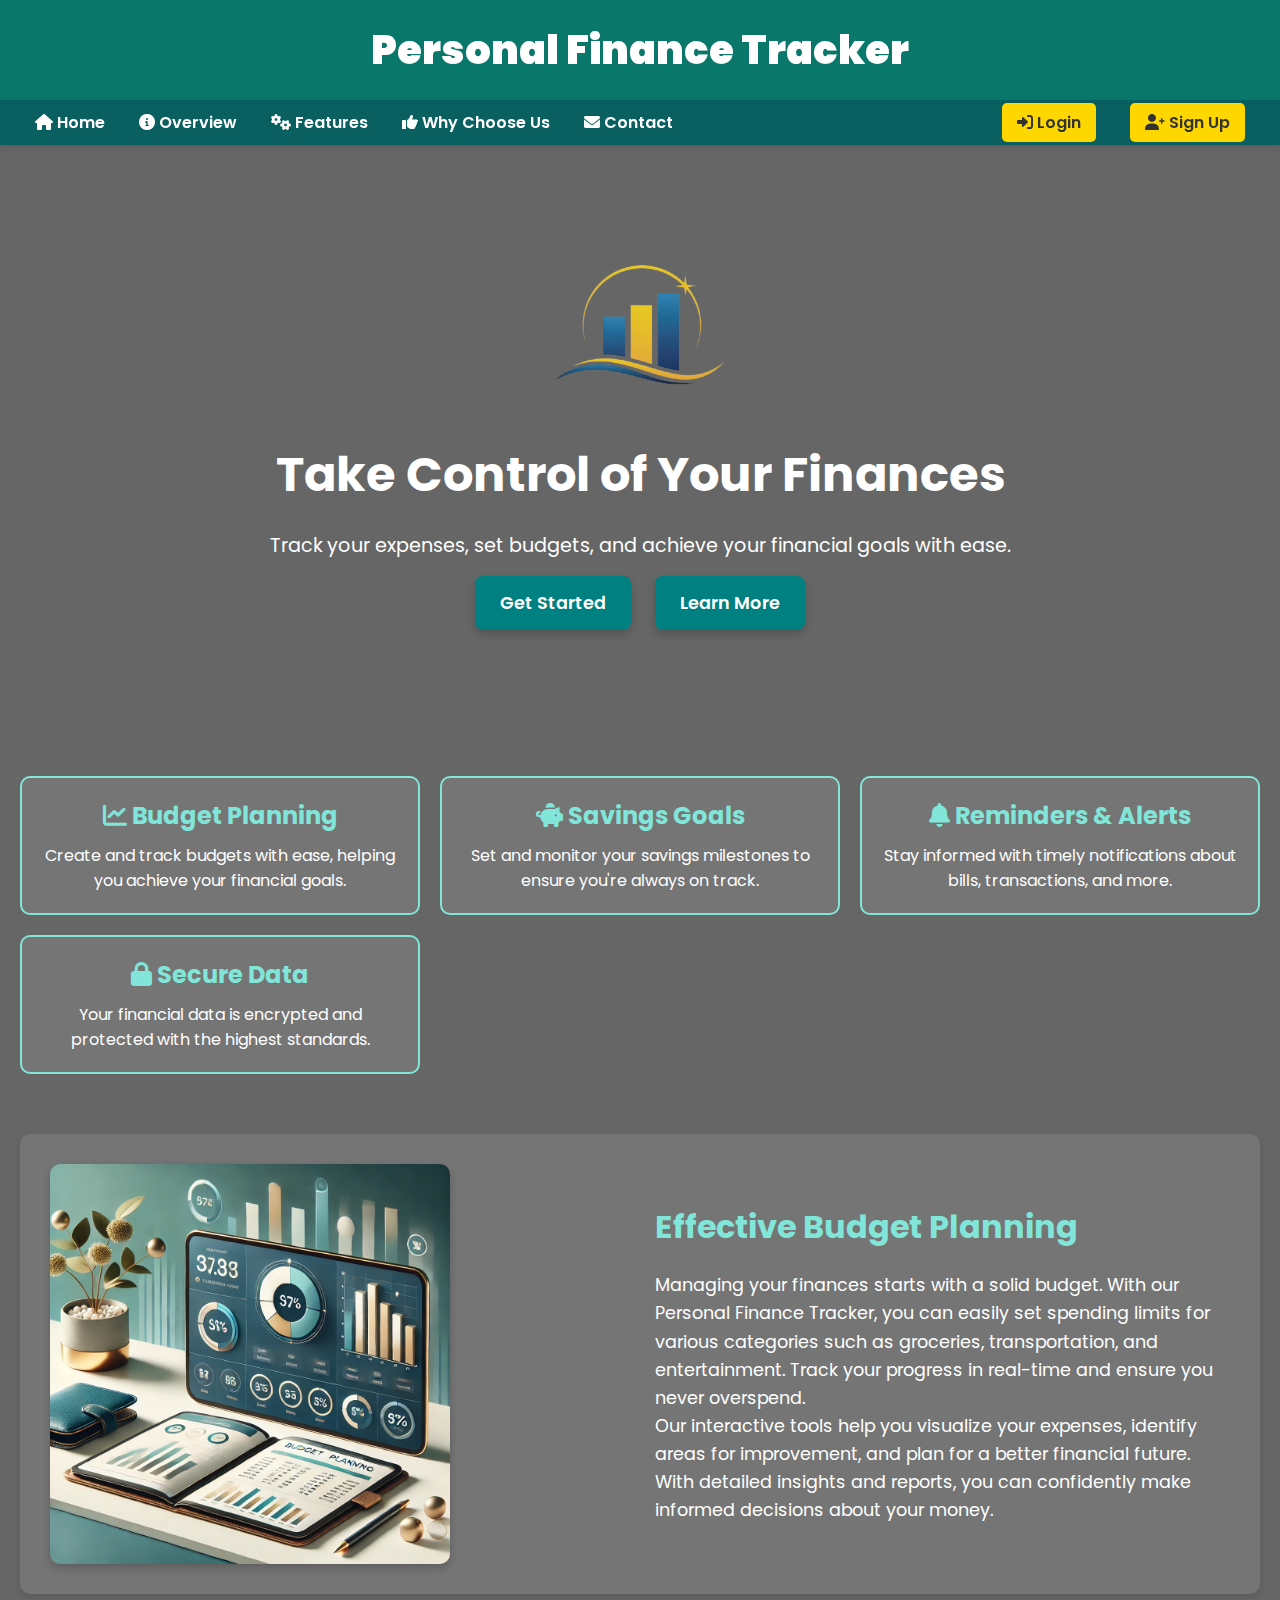
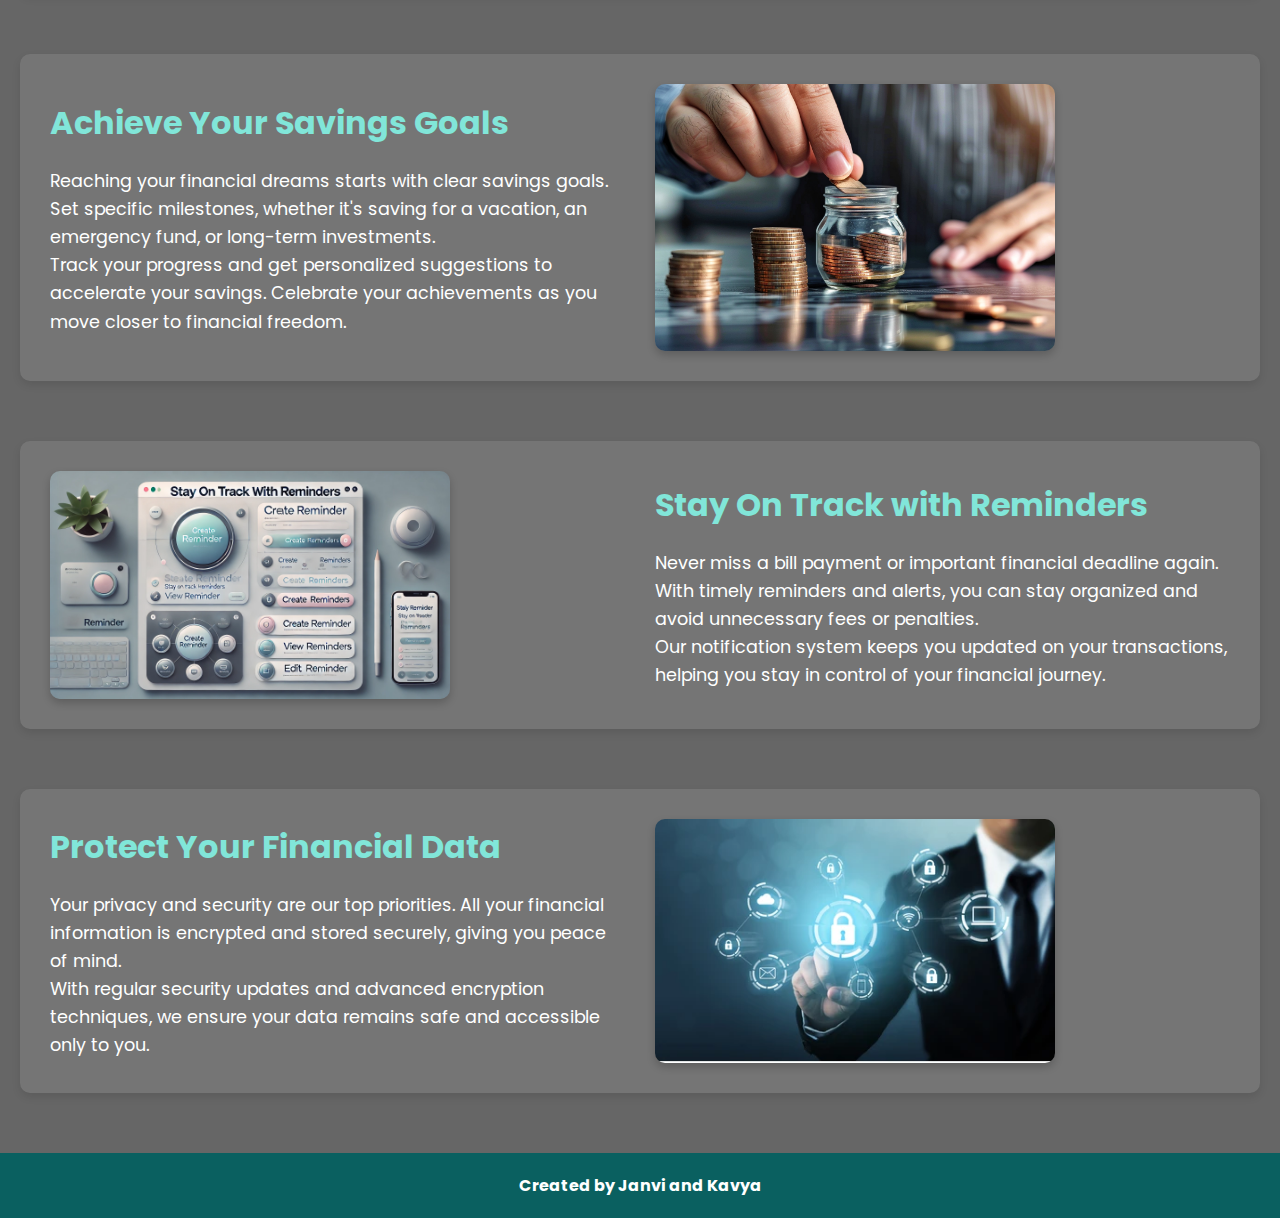
<file: JKP/index.html>
<!--HOME PAGE-->

<!DOCTYPE html>
<html lang="en">

<head>
    <meta charset="UTF-8">
    <meta name="viewport" content="width=device-width, initial-scale=1.0">
    <title>Personal Finance Tracker</title>
    <!-- Font Awesome for Icons -->
    <link rel="stylesheet" href="https://cdnjs.cloudflare.com/ajax/libs/font-awesome/6.0.0-beta3/css/all.min.css">
    <!-- Google Fonts -->
    <link href="https://fonts.googleapis.com/css2?family=Poppins:wght@400;600;700&display=swap" rel="stylesheet">
    <style>
        /* Global Styles */
        * {
            margin: 0;
            padding: 0;
            box-sizing: border-box;
        }

        body {
            font-family: 'Poppins', sans-serif;
            background: url('https://images.unsplash.com/photo-1454165804606-c3d57bc86b40?ixlib=rb-4.0.3&ixid=M3wxMjA3fDB8MHxwaG90by1wYWdlfHx8fGVufDB8fHx8fA%3D%3D&auto=format&fit=crop&w=2070&q=80') no-repeat center center fixed;
            background-size: cover;
            color: #fff;
            position: relative;
        }

        /* Dark overlay for background */
        body::before {
            content: '';
            position: absolute;
            top: 0;
            left: 0;
            width: 100%;
            height: 100%;
            background-color: rgba(0, 0, 0, 0.6);
            z-index: -1;
        }

        /* Header */
        header {
            background-color: rgba(0, 121, 107, 0.9);
            color: #fff;
            padding: 20px;
            text-align: center;
            font-size: 2.5rem;
            font-weight: 700;
            box-shadow: 0 4px 8px rgba(0, 0, 0, 0.2);
            position: sticky;
            top: 0;
            z-index: 1000;
        }

        /* Navigation Bar */
        nav {
            display: flex;
            justify-content: space-between;
            align-items: center;
            background-color: rgba(0, 95, 95, 0.9);
            padding: 10px 20px;
            box-shadow: 0 2px 5px rgba(0, 0, 0, 0.1);
            position: sticky;
            top: 64px;
            z-index: 1000;
        }

        nav a {
            color: white;
            text-decoration: none;
            margin: 0 15px;
            font-weight: 600;
            transition: color 0.3s ease;
        }

        nav a:hover {
            color: #FFD700;
        }

        nav .auth-buttons a {
            background-color: #FFD700;
            color: #333;
            padding: 8px 15px;
            text-decoration: none;
            border-radius: 5px;
            font-weight: 600;
            transition: background-color 0.3s ease;
        }

        nav .auth-buttons a:hover {
            background-color: #ffc700;
        }

        /* Hero Section */
        .hero {
            text-align: center;
            padding: 100px 20px;
            background: transparent;
            position: relative;
        }

        .hero img {
            width: 200px;
            margin-bottom: 30px;
            transition: transform 0.3s ease;
        }

        .hero img:hover {
            transform: scale(1.05);
        }

        .hero h1 {
            font-size: 3rem;
            font-weight: 700;
            margin-bottom: 20px;
            animation: fadeIn 2s ease;
        }

        .hero p {
            font-size: 1.2rem;
            margin: 20px 0;
            animation: fadeIn 2s ease;
        }

        .cta-buttons {
            margin-top: 30px;
        }

        .cta-buttons a {
            text-decoration: none;
            background-color: #008080;
            color: white;
            padding: 15px 25px;
            border-radius: 8px;
            font-size: 1.1rem;
            font-weight: 600;
            box-shadow: 0 4px 8px rgba(0, 0, 0, 0.2);
            margin: 0 10px;
            transition: background-color 0.3s ease, transform 0.2s ease;
        }

        .cta-buttons a:hover {
            background-color: #005f5f;
            transform: translateY(-5px);
        }

        /* Features Section */
        .features {
            display: grid;
            grid-template-columns: repeat(auto-fit, minmax(300px, 1fr));
            gap: 20px;
            margin: 60px 20px;
            animation: fadeInUp 1.5s ease;
        }

        .feature-box {
            background-color: rgba(255, 255, 255, 0.1);
            border: 2px solid #81e6d9;
            border-radius: 10px;
            padding: 20px;
            text-align: center;
            transition: transform 0.2s ease, box-shadow 0.2s ease;
        }

        .feature-box:hover {
            transform: translateY(-10px);
            box-shadow: 0 6px 12px rgba(0, 0, 0, 0.2);
        }

        .feature-box h3 {
            color: #81e6d9;
            margin-bottom: 10px;
            font-size: 1.5rem;
        }

        .feature-box p {
            font-size: 1rem;
            color: #fff;
        }

        /* Info Sections */
        .info-section {
            display: grid;
            grid-template-columns: repeat(auto-fit, minmax(300px, 1fr));
            align-items: center;
            gap: 30px;
            margin: 60px 20px;
            padding: 30px;
            background-color: rgba(255, 255, 255, 0.1);
            border-radius: 10px;
            box-shadow: 0 4px 8px rgba(0, 0, 0, 0.1);
        }

        .info-section img {
            width: 100%;
            max-width: 400px;
            border-radius: 10px;
            box-shadow: 0 4px 8px rgba(0, 0, 0, 0.2);
        }

        .info-section div {
            max-width: 600px;
        }

        .info-section h2 {
            color: #81e6d9;
            font-size: 2rem;
            margin-bottom: 20px;
        }

        .info-section p {
            font-size: 1.1rem;
            line-height: 1.6;
        }

        /* Footer */
        footer {
            background-color: rgba(0, 95, 95, 0.9);
            color: white;
            text-align: center;
            padding: 20px 0;
            margin-top: 60px;
        }

        footer p {
            margin: 0;
            font-size: 1rem;
        }

        /* Animations */
        @keyframes fadeIn {
            from {
                opacity: 0;
            }
            to {
                opacity: 1;
            }
        }

        @keyframes fadeInUp {
            from {
                opacity: 0;
                transform: translateY(20px);
            }
            to {
                opacity: 1;
                transform: translateY(0);
            }
        }
    </style>
</head>

<body>
    <header><b>Personal Finance Tracker</b></header>
    <nav>
        <div>
            <a href="#"><i class="fas fa-home"></i> Home</a>
            <a href="overview.html"><i class="fas fa-info-circle"></i> Overview</a>
            <a href="features.html"><i class="fas fa-cogs"></i> Features</a>
            <a href="whychooseus.html"><i class="fas fa-thumbs-up"></i> Why Choose Us</a>
            <a href="contactUs.html"><i class="fas fa-envelope"></i> Contact</a>
        </div>
        <div class="auth-buttons">
            <a href="Login.html"><i class="fas fa-sign-in-alt"></i> Login</a>
            <a href="Signup.html"><i class="fas fa-user-plus"></i> Sign Up</a>
        </div>
    </nav>
    <section class="hero">
        <img src="Photos/Logo.png" alt="Wallet Icon">
        <h1>Take Control of Your Finances</h1>
        <p>Track your expenses, set budgets, and achieve your financial goals with ease.</p>
        <div class="cta-buttons">
            <a href="Signup.html">Get Started</a>
            <a href="features.html">Learn More</a>
        </div>
    </section>
    <section class="features">
        <div class="feature-box">
            <h3><i class="fas fa-chart-line"></i> Budget Planning</h3>
            <p>Create and track budgets with ease, helping you achieve your financial goals.</p>
        </div>
        <div class="feature-box">
            <h3><i class="fas fa-piggy-bank"></i> Savings Goals</h3>
            <p>Set and monitor your savings milestones to ensure you're always on track.</p>
        </div>
        <div class="feature-box">
            <h3><i class="fas fa-bell"></i> Reminders & Alerts</h3>
            <p>Stay informed with timely notifications about bills, transactions, and more.</p>
        </div>
        <div class="feature-box">
            <h3><i class="fas fa-lock"></i> Secure Data</h3>
            <p>Your financial data is encrypted and protected with the highest standards.</p>
        </div>
    </section>

    <!-- Budget Planning Section -->
    <section class="info-section">
        <img src="Photos/BudgetPlanning.jpg" alt="Budget Planning Illustration">
        <div>
            <h2>Effective Budget Planning</h2>
            <p>
                Managing your finances starts with a solid budget. With our Personal Finance Tracker, you can easily set
                spending limits for various categories such as groceries, transportation, and entertainment. Track your
                progress in real-time and ensure you never overspend.
            </p>
            <p>
                Our interactive tools help you visualize your expenses, identify areas for improvement, and plan for a
                better financial future. With detailed insights and reports, you can confidently make informed decisions
                about your money.
            </p>
        </div>
    </section>

    <!-- Savings Goals Section -->
    <section class="info-section">
        <div>
            <h2>Achieve Your Savings Goals</h2>
            <p>
                Reaching your financial dreams starts with clear savings goals. Set specific milestones, whether it's
                saving for a vacation, an emergency fund, or long-term investments.
            </p>
            <p>
                Track your progress and get personalized suggestions to accelerate your savings. Celebrate your
                achievements as you move closer to financial freedom.
            </p>
        </div>
        <img src="Photos/Saving_Goals.png" alt="Savings Goals Illustration">
    </section>

    <!-- Reminders & Alerts Section -->
    <section class="info-section">
        <img src="Photos/Reminder.png" alt="Reminders Illustration">
        <div>
            <h2>Stay On Track with Reminders</h2>
            <p>
                Never miss a bill payment or important financial deadline again. With timely reminders and alerts, you
                can stay organized and avoid unnecessary fees or penalties.
            </p>
            <p>
                Our notification system keeps you updated on your transactions, helping you stay in control of your
                financial journey.
            </p>
        </div>
    </section>

    <!-- Secure Data Section -->
    <section class="info-section">
        <div>
            <h2>Protect Your Financial Data</h2>
            <p>
                Your privacy and security are our top priorities. All your financial information is encrypted and stored
                securely, giving you peace of mind.
            </p>
            <p>
                With regular security updates and advanced encryption techniques, we ensure your data remains safe and
                accessible only to you.
            </p>
        </div>
        <img src="Photos/Secure.png" alt="Secure Data Illustration">
    </section>

    <footer>
        <p><b>Created by Janvi and Kavya</b></p>
    </footer>
</body>

</html>
</file>
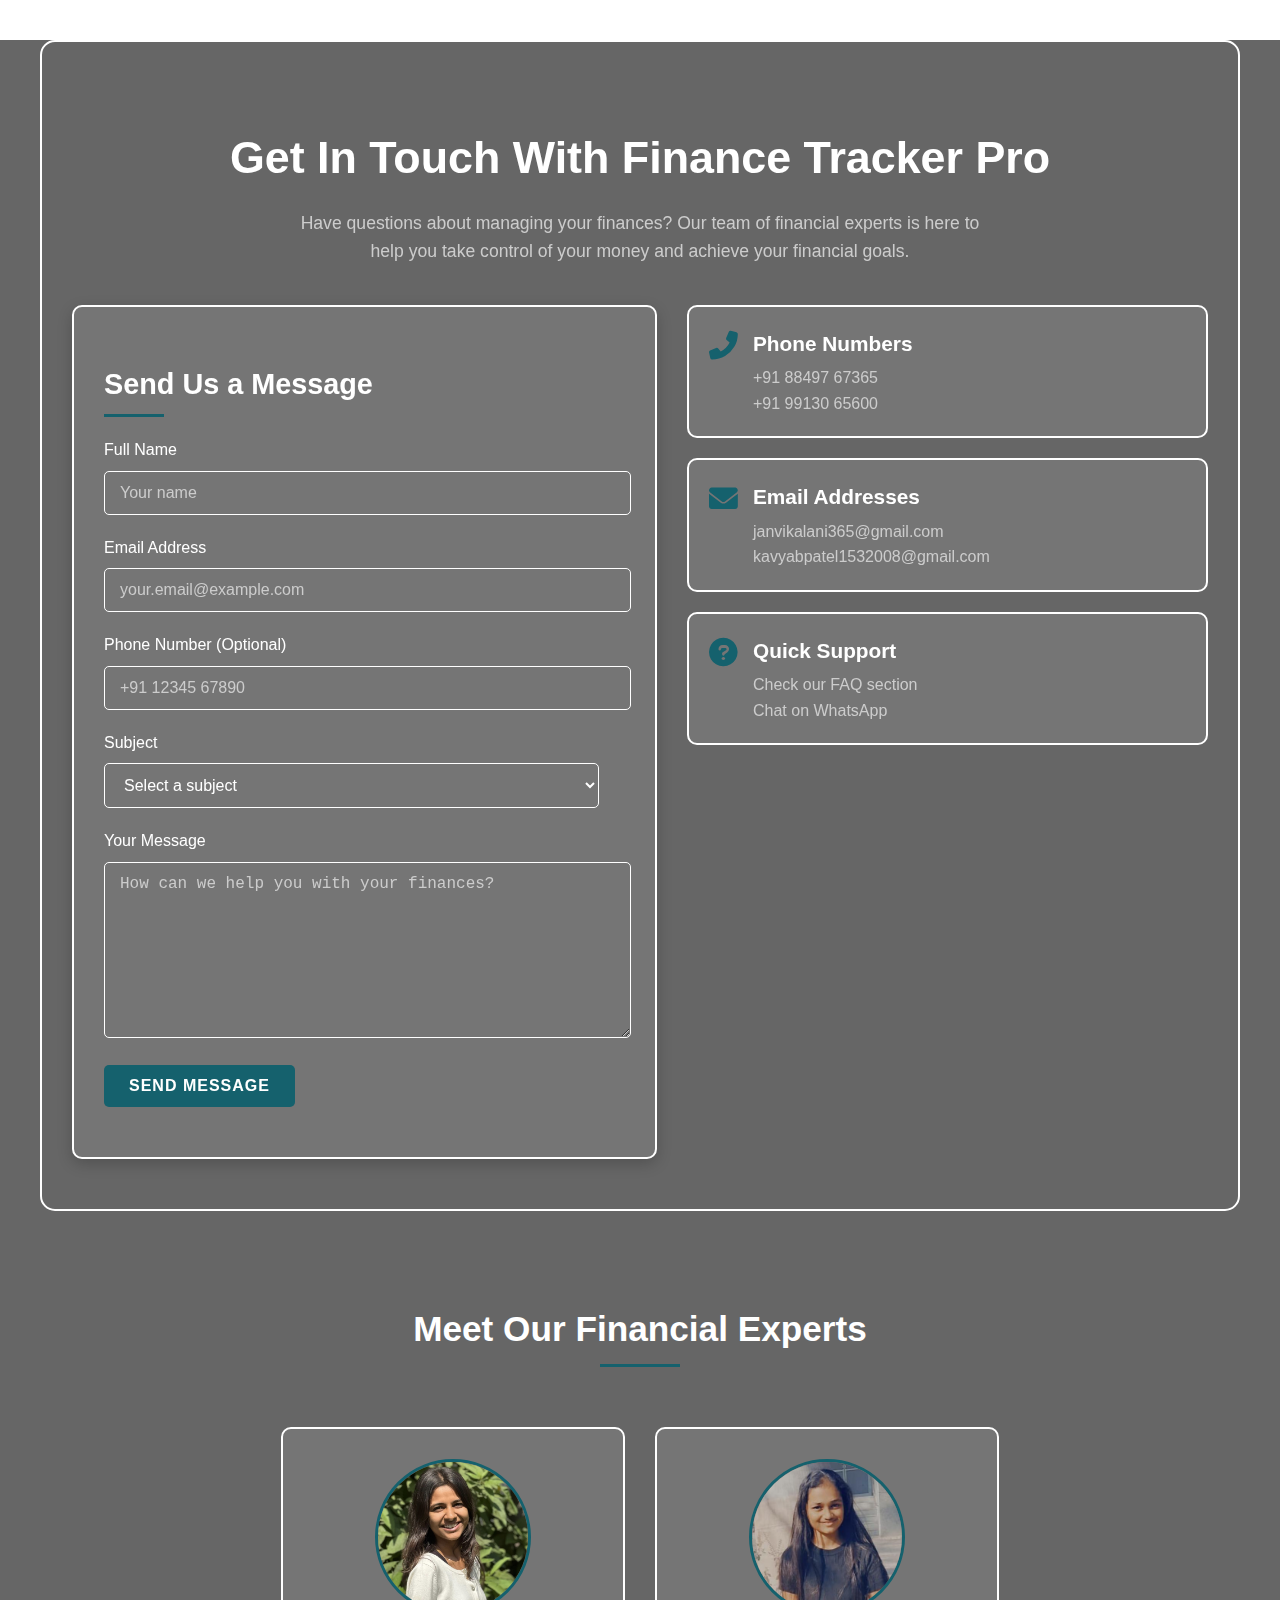
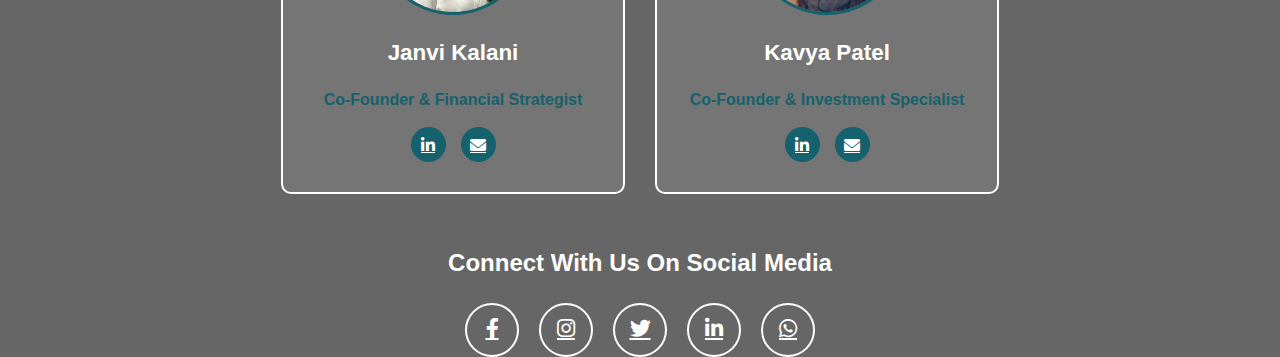
<file: JKP/ContactUs.html>
<!DOCTYPE html>
<html lang="en">

<head>
    <meta charset="UTF-8">
    <meta name="viewport" content="width=device-width, initial-scale=1.0">
    <title>Contact Us | Finance Tracker Pro</title>
    <meta name="description" content="Get in touch with our financial experts. We're here to help you manage your money better with our personal finance tracker.">
    <link rel="stylesheet" href="https://cdnjs.cloudflare.com/ajax/libs/font-awesome/6.0.0-beta3/css/all.min.css">
    <style>
        :root {
            --primary-color: #15616d;
            --primary-hover: #006d77;
            --text-color: #fff;
            --text-secondary: #ccc;
            --border-color: #fff;
            --bg-overlay: rgba(0, 0, 0, 0.6);
            --card-bg: rgba(255, 255, 255, 0.1);
        }
        
        body {
            font-family: 'Segoe UI', Tahoma, Geneva, Verdana, sans-serif;
            margin: 0;
            padding: 0;
            background: url('https://images.unsplash.com/photo-1554224155-6726b3ff858f?ixlib=rb-4.0.3&ixid=M3wxMjA3fDB8MHxwaG90by1wYWdlfHx8fGVufDB8fHx8fA%3D%3D&auto=format&fit=crop&w=1911&q=80') no-repeat center center fixed; /* Dark finance-related background image */
            
            position: relative;
            color: var(--text-color);
            line-height: 1.6;
        }

        body::before {
            content: '';
            position: absolute;
            top: 0;
            left: 0;
            width: 100%;
            height: 100%;
            background: var(--bg-overlay);
            z-index: -1;
        }

        .container {
            max-width: 1200px;
            margin: 0 auto;
            padding: 0 20px;
        }

        .contact-section {
            background-color: transparent;
            border: 2px solid var(--border-color);
            border-radius: 15px;
            padding: 50px 30px;
            margin: 40px auto;
            position: relative;
            z-index: 1;
            backdrop-filter: blur(5px);
        }

        .contact-header {
            text-align: center;
            margin-bottom: 40px;
        }

        .contact-header h1 {
            font-size: 2.8rem;
            margin-bottom: 15px;
            color: var(--text-color);
        }

        .contact-header p {
            color: var(--text-secondary);
            font-size: 1.1rem;
            max-width: 700px;
            margin: 0 auto;
        }

        .contact-content {
            display: flex;
            flex-wrap: wrap;
            justify-content: space-between;
            gap: 30px;
        }

        .contact-form {
            flex: 1 1 45%;
            background-color: var(--card-bg);
            padding: 30px;
            border-radius: 10px;
            border: 2px solid var(--border-color);
            box-shadow: 0 5px 15px rgba(0, 0, 0, 0.2);
        }

        .contact-form h2 {
            margin-bottom: 20px;
            font-size: 1.8rem;
            color: var(--text-color);
            position: relative;
            padding-bottom: 10px;
        }

        .contact-form h2::after {
            content: '';
            position: absolute;
            bottom: 0;
            left: 0;
            width: 60px;
            height: 3px;
            background: var(--primary-color);
        }

        .form-group {
            margin-bottom: 20px;
        }

        .form-group label {
            display: block;
            margin-bottom: 8px;
            color: var(--text-color);
            font-weight: 500;
        }

        .form-group input,
        .form-group textarea,
        .form-group select {
            width: 95%;
            padding: 12px 15px;
            border: 1px solid var(--border-color);
            border-radius: 5px;
            font-size: 1rem;
            outline: none;
            background-color: transparent;
            color: var(--text-color);
            transition: all 0.3s ease;
        }

        .form-group textarea {
            min-height: 150px;
            resize: vertical;
        }

        .form-group input::placeholder,
        .form-group textarea::placeholder {
            color: var(--text-secondary);
        }

        .form-group input:focus,
        .form-group textarea:focus,
        .form-group select:focus {
            border-color: var(--primary-color);
            box-shadow: 0 0 0 2px rgba(21, 97, 109, 0.3);
        }

        .form-group button {
            padding: 12px 25px;
            background-color: var(--primary-color);
            color: var(--text-color);
            border: none;
            border-radius: 5px;
            font-size: 1rem;
            font-weight: 600;
            cursor: pointer;
            transition: all 0.3s ease;
            text-transform: uppercase;
            letter-spacing: 1px;
        }

        .form-group button:hover {
            background-color: var(--primary-hover);
            transform: translateY(-2px);
        }

        .contact-info {
            flex: 1 1 45%;
            display: flex;
            flex-direction: column;
            gap: 20px;
        }

        .info-card {
            display: flex;
            align-items: flex-start;
            gap: 15px;
            background: var(--card-bg);
            padding: 20px;
            border-radius: 10px;
            border: 2px solid var(--border-color);
            transition: transform 0.3s ease;
        }

        .info-card:hover {
            transform: translateY(-5px);
        }

        .info-card i {
            font-size: 1.8rem;
            color: var(--primary-color);
            margin-top: 5px;
        }

        .info-content h3 {
            margin: 0 0 5px;
            font-size: 1.3rem;
            color: var(--text-color);
        }

        .info-content p, 
        .info-content a {
            margin: 0;
            color: var(--text-secondary);
            text-decoration: none;
            transition: color 0.3s ease;
        }

        .info-content a:hover {
            color: var(--primary-color);
            text-decoration: underline;
        }

        .team-section {
            margin-top: 60px;
            text-align: center;
        }

        .team-section h2 {
            font-size: 2.2rem;
            margin-bottom: 40px;
            position: relative;
            display: inline-block;
        }

        .team-section h2::after {
            content: '';
            position: absolute;
            bottom: -10px;
            left: 50%;
            transform: translateX(-50%);
            width: 80px;
            height: 3px;
            background: var(--primary-color);
        }

        .team-members {
            display: flex;
            justify-content: center;
            flex-wrap: wrap;
            gap: 30px;
            margin-top: 30px;
        }

        .team-member {
            background: var(--card-bg);
            border: 2px solid var(--border-color);
            border-radius: 10px;
            padding: 30px;
            width: 280px;
            transition: transform 0.3s ease;
        }

        .team-member:hover {
            transform: translateY(-10px);
        }

        .member-image {
            width: 150px;
            height: 150px;
            border-radius: 50%;
            object-fit: cover;
            border: 3px solid var(--primary-color);
            margin: 0 auto 20px;
            display: block;
        }

        .member-info h3 {
            margin: 15px 0 5px;
            font-size: 1.4rem;
            color: var(--text-color);
        }

        .member-info p.position {
            color: var(--primary-color);
            font-weight: 600;
            margin-bottom: 15px;
        }

        .member-info p.bio {
            color: var(--text-secondary);
            font-size: 0.95rem;
            margin-bottom: 20px;
        }

        .member-social {
            display: flex;
            justify-content: center;
            gap: 15px;
        }

        .member-social a {
            color: var(--text-color);
            background: var(--primary-color);
            width: 35px;
            height: 35px;
            border-radius: 50%;
            display: flex;
            align-items: center;
            justify-content: center;
            transition: all 0.3s ease;
        }

        .member-social a:hover {
            background: var(--primary-hover);
            transform: scale(1.1);
        }

        .features-section {
            margin: 60px 0;
            text-align: center;
        }

        .features-section h2 {
            font-size: 2.2rem;
            margin-bottom: 40px;
            position: relative;
            display: inline-block;
        }

        .features-section h2::after {
            content: '';
            position: absolute;
            bottom: -10px;
            left: 50%;
            transform: translateX(-50%);
            width: 80px;
            height: 3px;
            background: var(--primary-color);
        }

        .features-grid {
            display: grid;
            grid-template-columns: repeat(auto-fit, minmax(250px, 1fr));
            gap: 30px;
            margin-top: 30px;
        }

        .feature-card {
            background: var(--card-bg);
            border: 2px solid var(--border-color);
            border-radius: 10px;
            padding: 30px;
            transition: all 0.3s ease;
        }

        .feature-card:hover {
            transform: translateY(-5px);
            box-shadow: 0 10px 20px rgba(0, 0, 0, 0.2);
        }

        .feature-card i {
            font-size: 2.5rem;
            color: var(--primary-color);
            margin-bottom: 20px;
        }

        .feature-card h3 {
            margin: 0 0 15px;
            font-size: 1.4rem;
            color: var(--text-color);
        }

        .feature-card p {
            color: var(--text-secondary);
            font-size: 0.95rem;
            margin: 0;
        }

        .social-section {
            margin-top: 50px;
            text-align: center;
        }

        .social-section h3 {
            font-size: 1.5rem;
            margin-bottom: 20px;
        }

        .social-icons {
            display: flex;
            justify-content: center;
            gap: 20px;
        }

        .social-icons a {
            display: flex;
            align-items: center;
            justify-content: center;
            width: 50px;
            height: 50px;
            background-color: transparent;
            border: 2px solid var(--border-color);
            border-radius: 50%;
            color: var(--text-color);
            font-size: 1.3rem;
            transition: all 0.3s ease;
        }

        .social-icons a:hover {
            background: var(--primary-color);
            transform: scale(1.1);
            border-color: var(--primary-color);
        }

        .faq-section {
            margin: 60px 0;
        }

        .faq-section h2 {
            font-size: 2.2rem;
            margin-bottom: 40px;
            text-align: center;
            position: relative;
            display: inline-block;
            left: 50%;
            transform: translateX(-50%);
        }

        .faq-section h2::after {
            content: '';
            position: absolute;
            bottom: -10px;
            left: 50%;
            transform: translateX(-50%);
            width: 80px;
            height: 3px;
            background: var(--primary-color);
        }

        .faq-item {
            background: var(--card-bg);
            border: 2px solid var(--border-color);
            border-radius: 10px;
            padding: 20px;
            margin-bottom: 15px;
            transition: all 0.3s ease;
        }

        .faq-item:hover {
            border-color: var(--primary-color);
        }

        .faq-question {
            font-size: 1.2rem;
            color: var(--text-color);
            margin: 0;
            cursor: pointer;
            display: flex;
            justify-content: space-between;
            align-items: center;
        }

        .faq-answer {
            color: var(--text-secondary);
            margin-top: 15px;
            display: none;
        }

        .faq-item.active .faq-answer {
            display: block;
        }

        @media (max-width: 768px) {
            .contact-content {
                flex-direction: column;
            }
            
            .contact-form,
            .contact-info {
                flex: 1 1 100%;
            }
            
            .team-members,
            .features-grid {
                flex-direction: column;
                align-items: center;
            }
            
            .contact-header h1,
            .team-section h2,
            .features-section h2 {
                font-size: 2.2rem;
            }
        }
    </style>
</head>

<body>
    <div class="container">
        <section class="contact-section">
            <div class="contact-header">
                <h1>Get In Touch With Finance Tracker Pro</h1>
                <p>Have questions about managing your finances? Our team of financial experts is here to help you take control of your money and achieve your financial goals.</p>
            </div>

            <div class="contact-content">
                <!-- Contact Form -->
                <div class="contact-form">
                    <h2>Send Us a Message</h2>
                    <form action="https://formsubmit.co/your-email@example.com" method="POST">
                        <input type="hidden" name="_subject" value="New Finance Tracker Inquiry">
                        <input type="hidden" name="_captcha" value="false">
                        <input type="hidden" name="_next" value="https://yourwebsite.com/thank-you.html">
                        
                        <div class="form-group">
                            <label for="name">Full Name</label>
                            <input type="text" id="name" name="name" placeholder="Your name" required>
                        </div>
                        
                        <div class="form-group">
                            <label for="email">Email Address</label>
                            <input type="email" id="email" name="email" placeholder="your.email@example.com" required>
                        </div>
                        
                        <div class="form-group">
                            <label for="phone">Phone Number (Optional)</label>
                            <input type="tel" id="phone" name="phone" placeholder="+91 12345 67890">
                        </div>
                        
                        <div class="form-group">
                            <label for="subject">Subject</label>
                            <select id="subject" name="subject" required>
                                <option value="" disabled selected>Select a subject</option>
                                <option value="Account Support">Account Support</option>
                                <option value="Feature Request">Feature Request</option>
                                <option value="Budgeting Help">Budgeting Help</option>
                                <option value="Investment Tracking">Investment Tracking</option>
                                <option value="Other">Other</option>
                            </select>
                        </div>
                        
                        <div class="form-group">
                            <label for="message">Your Message</label>
                            <textarea id="message" name="message" placeholder="How can we help you with your finances?" required></textarea>
                        </div>
                        
                        <div class="form-group">
                            <button type="submit">Send Message</button>
                        </div>
                    </form>
                </div>

                <!-- Contact Information -->
                <div class="contact-info">
                    <div class="info-card">
                        <i class="fas fa-phone-alt"></i>
                        <div class="info-content">
                            <h3>Phone Numbers</h3>
                            <p><a href="tel:+918849767365">+91 88497 67365</a></p>
                            <p><a href="tel:+919913065600">+91 99130 65600</a></p>
                        </div>
                    </div>
                    
                    <div class="info-card">
                        <i class="fas fa-envelope"></i>
                        <div class="info-content">
                            <h3>Email Addresses</h3>
                            <p><a href="mailto:janvikalani365@gmail.com">janvikalani365@gmail.com</a></p>
                            <p><a href="mailto:kavyabpatel1532008@gmail.com">kavyabpatel1532008@gmail.com</a></p>
                        </div>
                    </div>
                    
                    <div class="info-card">
                        <i class="fas fa-question-circle"></i>
                        <div class="info-content">
                            <h3>Quick Support</h3>
                            <p><a href="#faq">Check our FAQ section</a></p>
                            <p><a href="https://wa.me/919913065600" target="_blank">Chat on WhatsApp</a></p>
                        </div>
                    </div>
                </div>
            </div>
        </section>

        <!-- Team Section -->
        <section class="team-section">
            <h2>Meet Our Financial Experts</h2>
            
            <div class="team-members">
                <div class="team-member">
                    <img src="Photos/Janvi.png" alt="Janvi Kalani" class="member-image">
                    <div class="member-info">
                        <h3>Janvi Kalani</h3>
                        <p class="position">Co-Founder & Financial Strategist</p>
                       <!-- <p class="bio">Specializing in personal budgeting and debt management with 8 years of financial advisory experience.</p>-->
                        <div class="member-social">
                            <a href="https://www.linkedin.com/" target="_blank"><i class="fab fa-linkedin-in"></i></a>
                            <a href="mailto:janvikalani365@gmail.com"><i class="fas fa-envelope"></i></a>
                        </div>
                    </div>
                </div>
                
                <div class="team-member">
                    <img src="Photos/Kavya.png" alt="Kavya Patel" class="member-image">
                    <div class="member-info">
                        <h3>Kavya Patel</h3>
                        <p class="position">Co-Founder & Investment Specialist</p>
                        <!--<p class="bio">Expert in investment tracking and wealth building strategies to grow your net worth.</p>-->
                        <div class="member-social">
                            <a href="https://www.linkedin.com/" target="_blank"><i class="fab fa-linkedin-in"></i></a>
                            <a href="mailto:kavyabpatel1532008@gmail.com"><i class="fas fa-envelope"></i></a>
                        </div>
                    </div>
                </div>
            </div>
        </section>

        


        <!-- Social Media Section -->
        <section class="social-section">
            <h3>Connect With Us On Social Media</h3>
            <div class="social-icons">
                <a href="https://www.facebook.com/Kavya Patel" target="_blank"><i class="fab fa-facebook-f"></i></a>
                <a href="https://www.instagram.com/janvikalani2010" target="_blank"><i class="fab fa-instagram"></i></a>
                <a href="https://twitter.com/" target="_blank"><i class="fab fa-twitter"></i></a>
                <a href="https://www.linkedin.com/Kavya Patel" target="_blank"><i class="fab fa-linkedin-in"></i></a>
                <a href="https://wa.me/919913065600" target="_blank"><i class="fab fa-whatsapp"></i></a>
            </div>
        </section>
    </div>

    <script>
        // FAQ toggle functionality
        document.querySelectorAll('.faq-question').forEach(question => {
            question.addEventListener('click', () => {
                const item = question.parentElement;
                item.classList.toggle('active');
                
                // Toggle icon
                const icon = question.querySelector('i');
                if (item.classList.contains('active')) {
                    icon.classList.remove('fa-chevron-down');
                    icon.classList.add('fa-chevron-up');
                } else {
                    icon.classList.remove('fa-chevron-up');
                    icon.classList.add('fa-chevron-down');
                }
            });
        });
    </script>
</body>

</html>
</file>
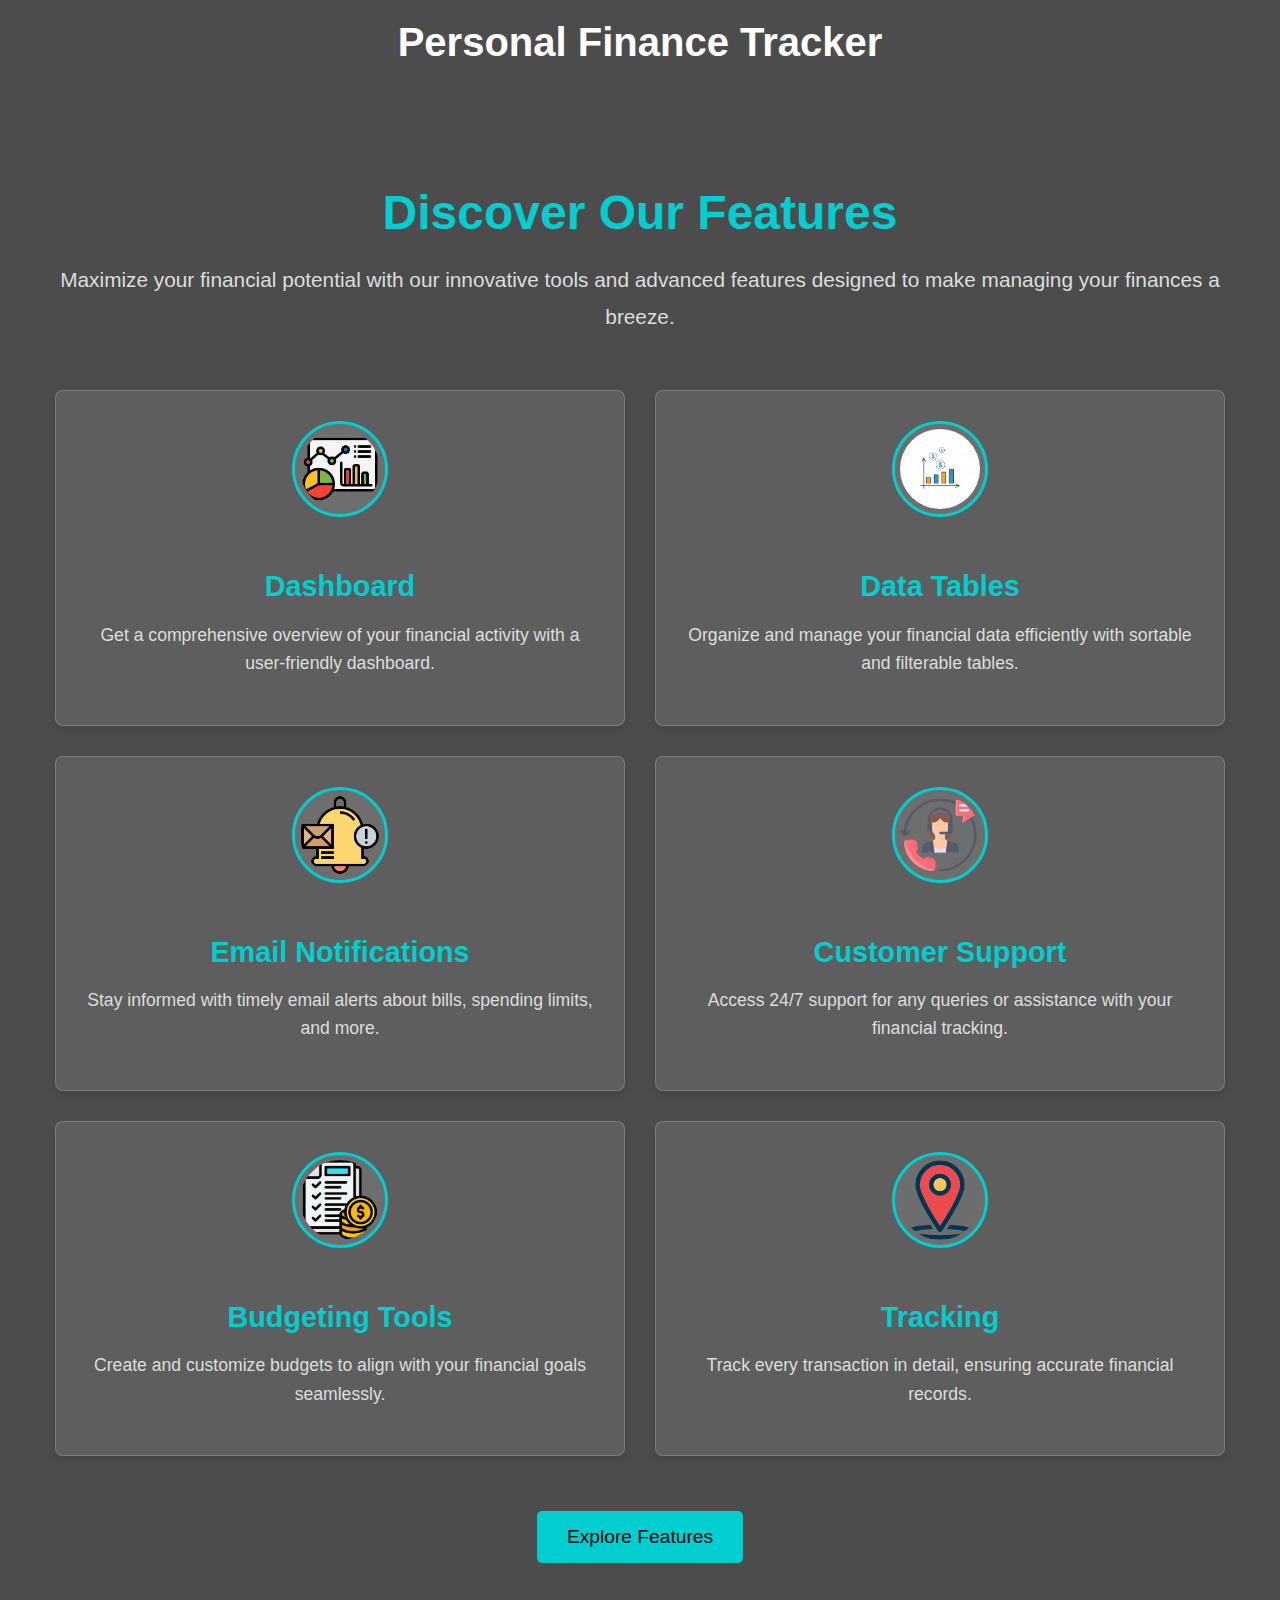
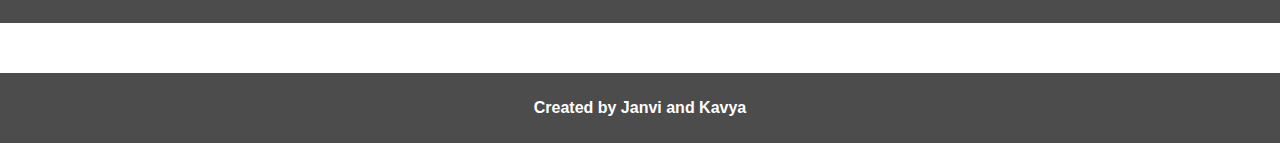
<file: JKP/Features.html>
<!--DOCTYPE html>
<html lang="en">

<head>
    <meta charset="UTF-8">
    <meta name="viewport" content="width=device-width, initial-scale=1.0">
    <title>Personal Finance Tracker - Features</title>
    <style>
        /* General Styles */
        body {
            font-family: 'Arial', sans-serif;
            margin: 0;
            padding: 0;
            background: url('https://images.unsplash.com/photo-1454165804606-c3d57bc86b40?ixlib=rb-1.2.1&auto=format&fit=crop&w=1500&q=80') no-repeat center center fixed;
            background-size: cover;c
            color: #fff; /* Light text color for better contrast */
        }

        header {
            background-color: rgba(0, 0, 0, 0.7); /* Semi-transparent dark background */
            color: #ffffff;
            padding: 20px 0;
            text-align: center;
        }

        header h1 {
            font-size: 2.5rem;
            margin: 0;
        }

        .features-section {
            padding: 60px 20px;
            background: rgba(0, 0, 0, 0.7); /* Semi-transparent dark background */
            text-align: center;
        }

        .container {
            max-width: 1200px;
            margin: 0 auto;
        }

        .section-title {
            font-size: 3rem;
            color: #00ced1; /* Teal for headings */
            font-weight: bold;
            margin-bottom: 20px;
        }

        .section-description {
            font-size: 1.3rem;
            color: #ddd; /* Light gray for paragraph text */
            margin-bottom: 40px;
            line-height: 1.8;
        }

        .feature-cards {
            display: flex;
            justify-content: space-between;
            flex-wrap: wrap;
        }

        .feature-card {
            background-color: rgba(255, 255, 255, 0.1); /* Semi-transparent white background */
            border: 1px solid rgba(255, 255, 255, 0.2); /* Light border */
            border-radius: 8px;
            padding: 30px;
            flex: 1 1 30%;
            margin: 15px;
            box-shadow: 0 4px 6px rgba(0, 0, 0, 0.1);
            transition: transform 0.3s ease, box-shadow 0.3s ease;
        }

        .feature-card:hover {
            transform: translateY(-10px);
            box-shadow: 0 6px 12px rgba(0, 0, 0, 0.3);
        }

        .feature-card img {
            width: 80px;
            height: 80px;
            margin-bottom: 20px;
            border-radius: 50%;
            border: 3px solid #00ced1; /* Teal border for icons */
            padding: 5px;
            background-color: rgba(255, 255, 255, 0.1); /* Semi-transparent background for icons */
        }

        .feature-card h3 {
            font-size: 1.8rem;
            color: #00ced1; /* Teal for headings */
            margin-bottom: 15px;
        }

        .feature-card p {
            font-size: 1.1rem;
            color: #ddd; /* Light gray for paragraph text */
            line-height: 1.6;
        }

        .cta-button {
            margin-top: 40px;
            display: inline-block;
            background-color: #00ced1; /* Teal for button */
            color: #000; /* Dark text for button */
            font-size: 1.2rem;
            padding: 15px 30px;
            text-decoration: none;
            border-radius: 5px;
            transition: background-color 0.3s ease;
        }

        .cta-button:hover {
            background-color: #009688; /* Darker teal on hover */
        }

        footer {
            background-color: rgba(0, 0, 0, 0.7); /* Semi-transparent dark background */
            color: white;
            text-align: center;
            padding: 10px 0;
            margin-top: 50px;
        }

        /* Responsive Design */
        @media (max-width: 768px) {
            .feature-cards {
                flex-direction: column;
            }

            .feature-card {
                flex: 1 1 100%;
                margin: 10px 0;
            }
        }
    </style>
</head>

<body>
    <header>
        <h1>Personal Finance Tracker</h1>
    </header>

    <section id="features" class="features-section">
        <div class="container">
            <h2 class="section-title">Discover Our Features</h2>
            <p class="section-description">
                Maximize your financial potential with our innovative tools and advanced features designed to make managing
                your finances a breeze.
            </p>

            <div class="feature-cards">
                <div class="feature-card">
                    <img src="Photos/Dashboard.png" alt="Dashboard Icon">
                    <h3>Dashboard</h3>
                    <p>Get a comprehensive overview of your financial activity with a user-friendly dashboard.</p>
                </div>
                <div class="feature-card">
                    <img src="Photos/DataTable.png" alt="Data Tables Icon">
                    <h3>Data Tables</h3>
                    <p>Organize and manage your financial data efficiently with sortable and filterable tables.</p>
                </div>
                <div class="feature-card">
                    <img src="Photos/Email.png" alt="Email Notifications Icon">
                    <h3>Email Notifications</h3>
                    <p>Stay informed with timely email alerts about bills, spending limits, and more.</p>
                </div>
                <div class="feature-card">
                    <img src="Photos/Support.png" alt="Customer Support Icon">
                    <h3>Customer Support</h3>
                    <p>Access 24/7 support for any queries or assistance with your financial tracking.</p>
                </div>
                <div class="feature-card">
                    <img src="Photos/Tools.png" alt="Budgeting Tools Icon">
                    <h3>Budgeting Tools</h3>
                    <p>Create and customize budgets to align with your financial goals seamlessly.</p>
                </div>
                <div class="feature-card">
                    <img src="Photos/Tracking.png" alt="Tracking Icon">
                    <h3>Tracking</h3>
                    <p>Track every transaction in detail, ensuring accurate financial records.</p>
                </div>
            </div>

            <a href="signup.html" class="cta-button">Explore Features</a>
        </div>
    </section>

    <footer>
        <p><b>Created by Janvi and Kavya</b></p>
    </footer>
</body>

</html>-->


<!DOCTYPE html>
<html lang="en">

<head>
    <meta charset="UTF-8">
    <meta name="viewport" content="width=device-width, initial-scale=1.0">
    <title>Personal Finance Tracker - Features</title>
    <style>
        /* General Styles */
        body {
            font-family: 'Arial', sans-serif;
            margin: 0;
            padding: 0;
            background: url('https://images.unsplash.com/photo-1454165804606-c3d57bc86b40?ixlib=rb-1.2.1&auto=format&fit=crop&w=1500&q=80') no-repeat center center fixed;
            background-size: cover;
            color: #fff; /* Light text color for better contrast */
        }

        header {
            background-color: rgba(0, 0, 0, 0.7); /* Semi-transparent dark background */
            color: #ffffff;
            padding: 20px 0;
            text-align: center;
        }

        header h1 {
            font-size: 2.5rem;
            margin: 0;
        }

        .features-section {
            padding: 60px 20px;
            background: rgba(0, 0, 0, 0.7); /* Semi-transparent dark background */
            text-align: center;
        }

        .container {
            max-width: 1200px;
            margin: 0 auto;
        }

        .section-title {
            font-size: 3rem;
            color: #00ced1; /* Teal for headings */
            font-weight: bold;
            margin-bottom: 20px;
        }

        .section-description {
            font-size: 1.3rem;
            color: #ddd; /* Light gray for paragraph text */
            margin-bottom: 40px;
            line-height: 1.8;
        }

        .feature-cards {
            display: flex;
            justify-content: space-between;
            flex-wrap: wrap;
        }

        .feature-card {
            background-color: rgba(255, 255, 255, 0.1); /* Semi-transparent white background */
            border: 1px solid rgba(255, 255, 255, 0.2); /* Light border */
            border-radius: 8px;
            padding: 30px;
            flex: 1 1 30%;
            margin: 15px;
            box-shadow: 0 4px 6px rgba(0, 0, 0, 0.1);
            transition: transform 0.3s ease, box-shadow 0.3s ease;
        }

        .feature-card:hover {
            transform: translateY(-10px);
            box-shadow: 0 6px 12px rgba(0, 0, 0, 0.3);
        }

        .feature-card img {
            width: 80px;
            height: 80px;
            margin-bottom: 20px;
            border-radius: 50%;
            border: 3px solid #00ced1; /* Teal border for icons */
            padding: 5px;
            background-color: rgba(255, 255, 255, 0.1); /* Semi-transparent background for icons */
        }

        .feature-card h3 {
            font-size: 1.8rem;
            color: #00ced1; /* Teal for headings */
            margin-bottom: 15px;
        }

        .feature-card p {
            font-size: 1.1rem;
            color: #ddd; /* Light gray for paragraph text */
            line-height: 1.6;
        }

        .cta-button {
            margin-top: 40px;
            display: inline-block;
            background-color: #00ced1; /* Teal for button */
            color: #000; /* Dark text for button */
            font-size: 1.2rem;
            padding: 15px 30px;
            text-decoration: none;
            border-radius: 5px;
            transition: background-color 0.3s ease;
        }

        .cta-button:hover {
            background-color: #009688; /* Darker teal on hover */
        }

        footer {
            background-color: rgba(0, 0, 0, 0.7); /* Semi-transparent dark background */
            color: white;
            text-align: center;
            padding: 10px 0;
            margin-top: 50px;
        }

        /* Responsive Design */
        @media (max-width: 768px) {
            .feature-cards {
                flex-direction: column;
            }

            .feature-card {
                flex: 1 1 100%;
                margin: 10px 0;
            }
        }
    </style>
</head>

<body>
    <header>
        <h1>Personal Finance Tracker</h1>
    </header>

    <section id="features" class="features-section">
        <div class="container">
            <h2 class="section-title">Discover Our Features</h2>
            <p class="section-description">
                Maximize your financial potential with our innovative tools and advanced features designed to make managing
                your finances a breeze.
            </p>

            <div class="feature-cards">
                <div class="feature-card">
                    <img src="Photos/Dashboard.png" alt="Dashboard Icon">
                    <h3>Dashboard</h3>
                    <p>Get a comprehensive overview of your financial activity with a user-friendly dashboard.</p>
                </div>
                <div class="feature-card">
                    <img src="Photos/DataTable.png" alt="Data Tables Icon">
                    <h3>Data Tables</h3>
                    <p>Organize and manage your financial data efficiently with sortable and filterable tables.</p>
                </div>
                <div class="feature-card">
                    <img src="Photos/Email.png" alt="Email Notifications Icon">
                    <h3>Email Notifications</h3>
                    <p>Stay informed with timely email alerts about bills, spending limits, and more.</p>
                </div>
                <div class="feature-card">
                    <img src="Photos/Support.png" alt="Customer Support Icon">
                    <h3>Customer Support</h3>
                    <p>Access 24/7 support for any queries or assistance with your financial tracking.</p>
                </div>
                <div class="feature-card">
                    <img src="Photos/Tools.png" alt="Budgeting Tools Icon">
                    <h3>Budgeting Tools</h3>
                    <p>Create and customize budgets to align with your financial goals seamlessly.</p>
                </div>
                <div class="feature-card">
                    <img src="Photos/Tracking.png" alt="Tracking Icon">
                    <h3>Tracking</h3>
                    <p>Track every transaction in detail, ensuring accurate financial records.</p>
                </div>
            </div>

            <a href="signup.html" class="cta-button">Explore Features</a>
        </div>
    </section>

    <footer>
        <p><b>Created by Janvi and Kavya</b></p>
    </footer>
</body>

</html>
</file>
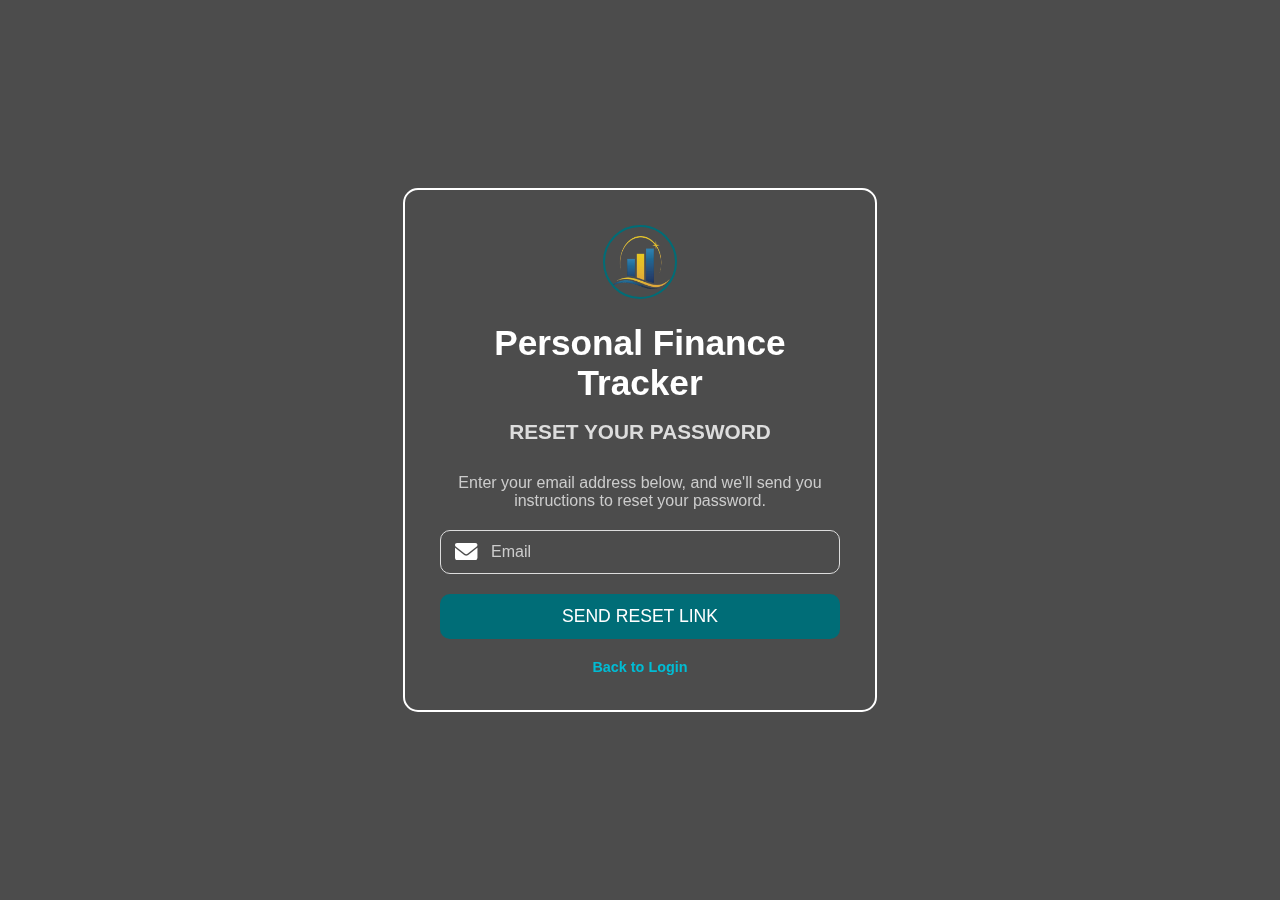
<file: JKP/Forgot.html>
<!--FORGOT PAGE-->

<!DOCTYPE html>
<html lang="en">

<head>
    <meta charset="UTF-8">
    <meta name="viewport" content="width=device-width, initial-scale=1.0">
    <title>Personal Finance Tracker - Forgot Password</title>
    <link rel="stylesheet" href="https://cdnjs.cloudflare.com/ajax/libs/font-awesome/6.0.0-beta3/css/all.min.css">
    <style>
        body {
            margin: 0;
            font-family: Arial, sans-serif;
            background: url('https://images.unsplash.com/photo-1454165804606-c3d57bc86b40?ixlib=rb-1.2.1&auto=format&fit=crop&w=1500&q=80') no-repeat center center/cover;
            color: #fff;
            display: flex;
            justify-content: center;
            align-items: center;
            height: 100vh;
            position: relative;
        }

        /* Dark overlay for better readability */
        body::before {
            content: '';
            position: absolute;
            top: 0;
            left: 0;
            width: 100%;
            height: 100%;
            background: rgba(0, 0, 0, 0.7); /* Dark overlay */
            z-index: 0;
        }

        .container {
            padding: 35px;
            text-align: center;
            width: 400px;
            position: relative;
            z-index: 1;
            border: 2px solid white; /* White border */
            border-radius: 15px; /* Rounded corners */
            backdrop-filter: blur(8px); /* Slight blur for modern effect */
        }

        .logo {
            display: flex;
            justify-content: center;
            margin-bottom: 20px;
        }

        .logo img {
            height: 70px;
            width: 70px;
            border-radius: 50%;
            border: 2px solid #006d77;
        }

        h1 {
            font-size: 2.2rem;
            margin-bottom: 15px;
            color: #fff;
        }

        h2 {
            font-size: 1.3rem;
            margin-bottom: 30px;
            color: #ddd;
        }

        p {
            color: #ccc; /* Light gray text */
            margin-bottom: 20px;
        }

        .form-group {
            margin-bottom: 20px;
            position: relative;
        }

        .form-group input {
            width: 100%;
            padding: 12px 12px 12px 50px;
            font-size: 1rem;
            border: 1px solid #ddd;
            border-radius: 10px;
            background: transparent;
            color: #fff;
            box-sizing: border-box;
        }

        .form-group input::placeholder {
            color: #ccc;
        }

        .form-group .icon {
            position: absolute;
            top: 50%;
            left: 15px;
            transform: translateY(-50%);
            color: #fff;
            font-size: 1.4rem;
        }

        .btn {
            background: #006d77;
            color: #fff;
            padding: 12px;
            border: none;
            border-radius: 10px;
            cursor: pointer;
            font-size: 1.1rem;
            width: 100%;
            transition: background 0.3s;
        }

        .btn:hover {
            background: #15616d;
        }

        .links {
            margin-top: 20px;
            font-size: 0.9rem;
            color: #fff;
        }

        .links a {
            text-decoration: none;
            color: #00bcd4;
            font-weight: bold;
        }

        .links a:hover {
            text-decoration: underline;
        }
    </style>
</head>

<body>
    <div class="container">
        <div class="logo">
            <img src="Photos/Logo.png" alt="Finance Logo">
        </div>
        <h1>Personal Finance Tracker</h1>
        <h2>RESET YOUR PASSWORD</h2>
        <p>Enter your email address below, and we'll send you instructions to reset your password.</p>
        <form>
            <div class="form-group">
                <i class="fas fa-envelope icon"></i>
                <input type="email" placeholder="Email" required>
            </div>
            <button class="btn" type="submit">SEND RESET LINK</button>
        </form>
        <div class="links">
            <a href="Login.html">Back to Login</a>
        </div>
    </div>
</body>

</html>
</file>
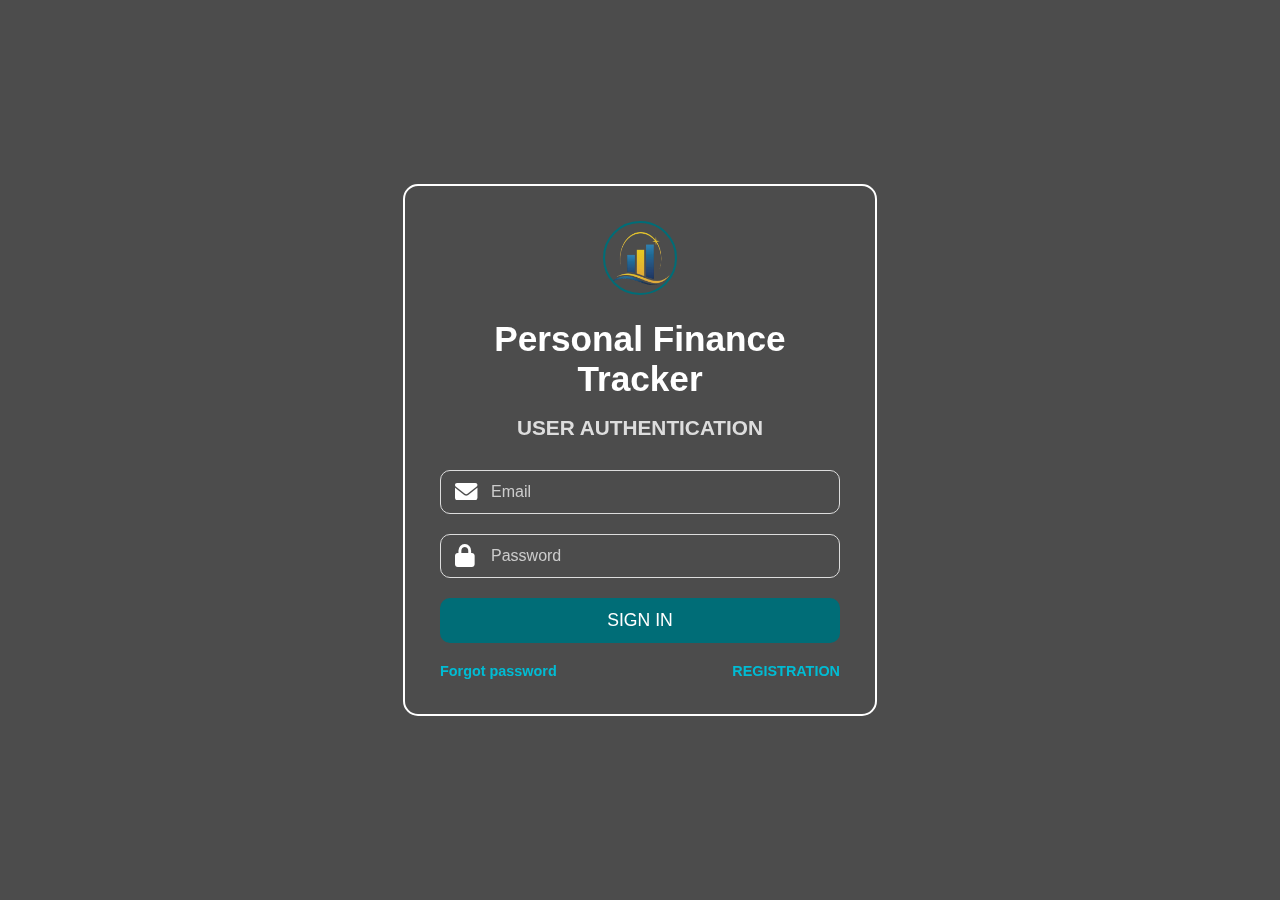
<file: JKP/Login.html>
<!--LOGIN PAGE-->

<!DOCTYPE html>
<html lang="en">

<head>
    <meta charset="UTF-8">
    <meta name="viewport" content="width=device-width, initial-scale=1.0">
    <title>Personal Finance Tracker - Login</title>
    <link rel="stylesheet" href="https://cdnjs.cloudflare.com/ajax/libs/font-awesome/6.0.0-beta3/css/all.min.css">
    <style>
        body {
            margin: 0;
            font-family: Arial, sans-serif;
            background: url('https://images.unsplash.com/photo-1454165804606-c3d57bc86b40?ixlib=rb-1.2.1&auto=format&fit=crop&w=1500&q=80') no-repeat center center/cover;
            color: #fff;
            display: flex;
            justify-content: center;
            align-items: center;
            height: 100vh;
            position: relative;
        }

        /* Dark overlay for better readability */
        body::before {
            content: '';
            position: absolute;
            top: 0;
            left: 0;
            width: 100%;
            height: 100%;
            background: rgba(0, 0, 0, 0.7); /* Darker overlay */
            z-index: 0;
        }

        .container {
            padding: 35px;
            text-align: center;
            width: 400px;
            position: relative;
            z-index: 1;
            border: 2px solid white; /* White border */
            border-radius: 15px; /* Rounded corners */
            backdrop-filter: blur(8px); /* Slight blur for modern effect */
        }

        .logo {
            display: flex;
            justify-content: center;
            margin-bottom: 20px;
        }

        .logo img {
            height: 70px;
            width: 70px;
            border-radius: 50%;
            border: 2px solid #006d77;
        }

        h1 {
            font-size: 2.2rem;
            margin-bottom: 15px;
            color: #fff;
        }

        h2 {
            font-size: 1.3rem;
            margin-bottom: 30px;
            color: #ddd;
        }

        .form-group {
            margin-bottom: 20px;
            position: relative;
        }

        .form-group input {
            width: 100%;
            padding: 12px 12px 12px 50px;
            font-size: 1rem;
            border: 1px solid #ddd;
            border-radius: 10px;
            background: transparent;
            color: #fff;
            box-sizing: border-box;
        }

        .form-group input::placeholder {
            color: #ccc;
        }

        .form-group .icon {
            position: absolute;
            top: 50%;
            left: 15px;
            transform: translateY(-50%);
            color: #fff;
            font-size: 1.4rem;
        }

        .btn {
            background: #006d77;
            color: #fff;
            padding: 12px;
            border: none;
            border-radius: 10px;
            cursor: pointer;
            font-size: 1.1rem;
            width: 100%;
            transition: background 0.3s;
        }

        .btn:hover {
            background: #15616d;
        }

        .links {
            margin-top: 20px;
            display: flex;
            justify-content: space-between;
            font-size: 0.9rem;
        }

        .links a {
            text-decoration: none;
            color: #00bcd4;
            font-weight: bold;
        }

        .links a:hover {
            text-decoration: underline;
        }
    </style>
</head>

<body>
    <div class="container">
        <div class="logo">
            <img src="Photos/Logo.png" alt="Finance Logo">
        </div>
        <h1>Personal Finance Tracker</h1>
        <h2>USER AUTHENTICATION</h2>
        <form action="db_settings/login.php" method="POST">
            <div class="form-group">
                <i class="fas fa-envelope icon"></i>
                <input type="email" name="email" placeholder="Email" required>
            </div>
            <div class="form-group">
                <i class="fas fa-lock icon"></i>
                <input type="password" name="password" placeholder="Password" required>
            </div>
            <button class="btn" type="submit">SIGN IN</button>
        </form>
        <div class="links">
            <a href="Forgot.html">Forgot password</a>
            <a href="Registration.html">REGISTRATION</a>
        </div>
    </div>
</body>

</html>
</file>
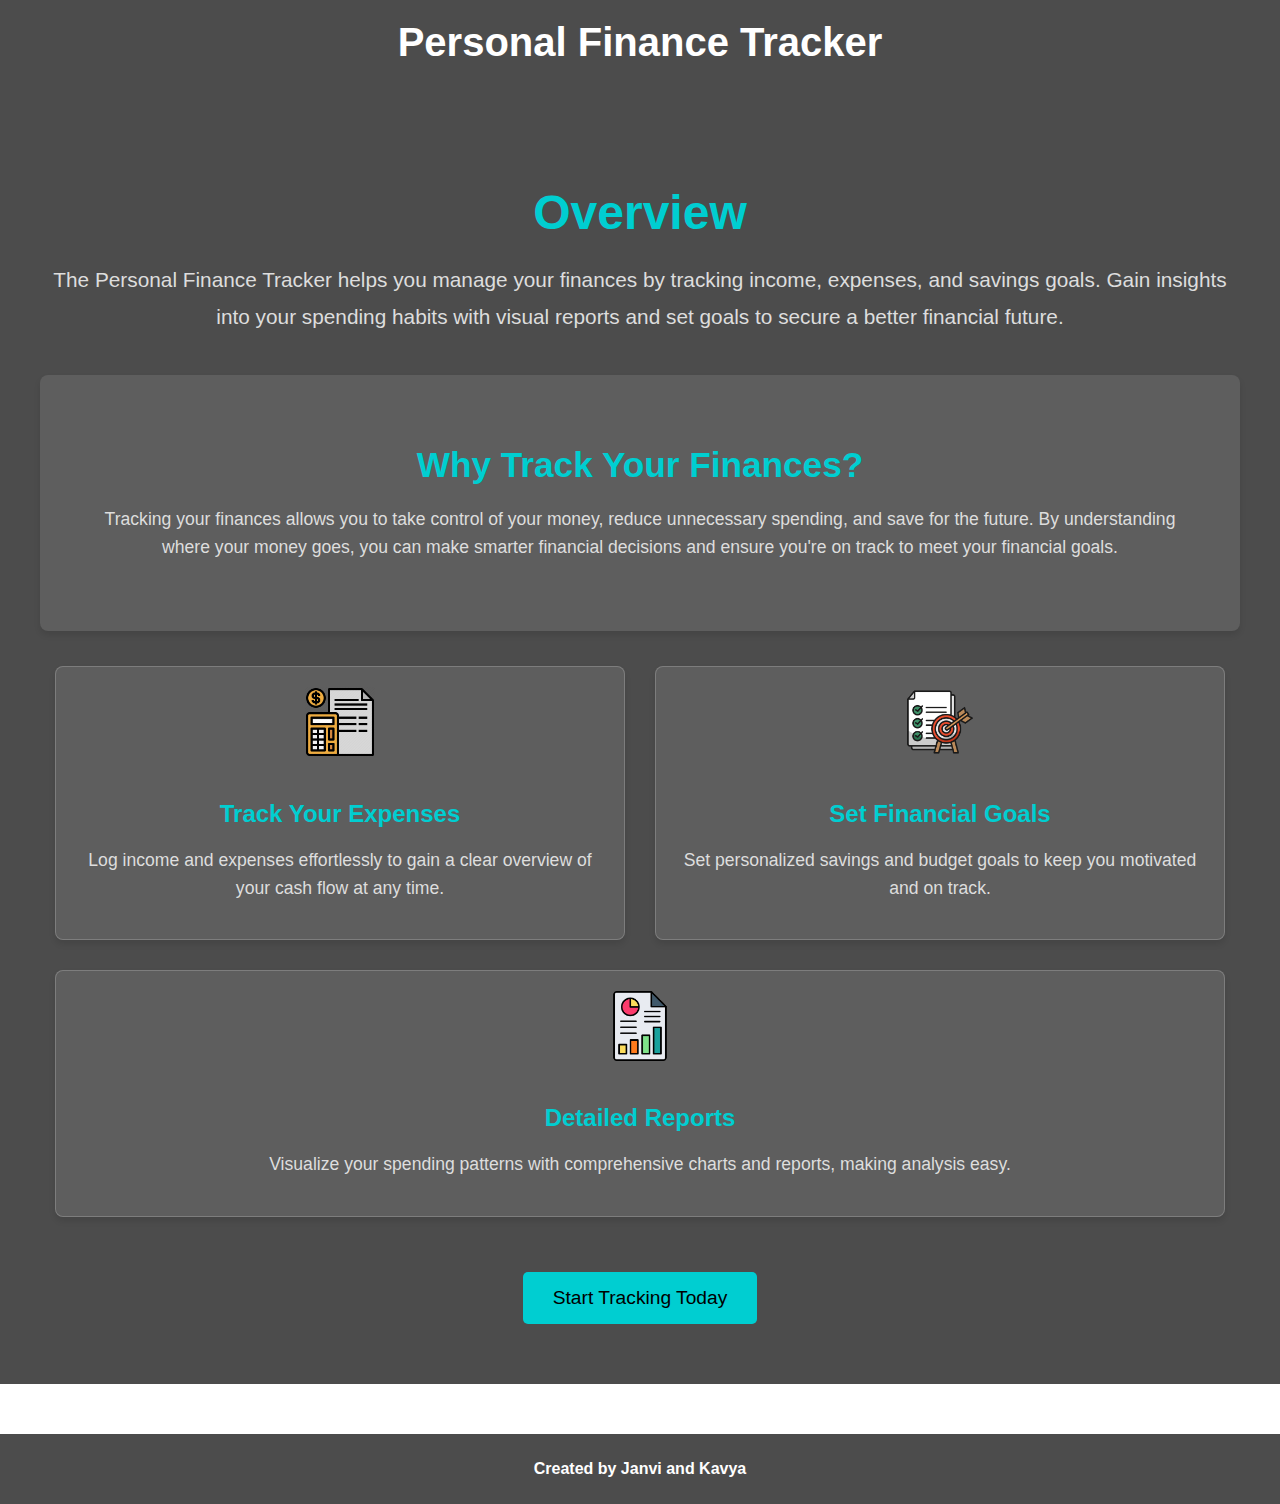
<file: JKP/Overview.html>
<!--OVERVIEW SECTION-->

<!DOCTYPE html>
<html lang="en">

<head>
    <meta charset="UTF-8">
    <meta name="viewport" content="width=device-width, initial-scale=1.0">
    <title>Personal Finance Tracker - Overview</title>
    <style>
        body {
            font-family: 'Arial', sans-serif;
            margin: 0;
            padding: 0;
            background: url('https://images.unsplash.com/photo-1554224155-6726b3ff858f?ixlib=rb-4.0.3&ixid=M3wxMjA3fDB8MHxwaG90by1wYWdlfHx8fGVufDB8fHx8fA%3D%3D&auto=format&fit=crop&w=1911&q=80') no-repeat center center fixed; /* Dark finance-related background image */
            background-size: cover;
            color: #fff; /* Light text color for better contrast */
        }

        header {
            background-color: rgba(0, 0, 0, 0.7); /* Semi-transparent dark background */
            color: #ffffff;
            padding: 20px 0;
            text-align: center;
        }

        header h1 {
            font-size: 2.5rem;
            margin: 0;
        }

        .overview-section {
            padding: 60px 20px;
            background: rgba(0, 0, 0, 0.7); /* Semi-transparent dark background */
            text-align: center;
        }

        .container {
            max-width: 1200px;
            margin: 0 auto;
        }

        .section-title {
            font-size: 3rem;
            color: #00ced1; /* Teal for headings */
            font-weight: bold;
            margin-bottom: 20px;
        }

        .section-description {
            font-size: 1.3rem;
            color: #ddd; /* Light gray for paragraph text */
            margin-bottom: 40px;
            line-height: 1.8;
        }

        .why-track {
            background-color: rgba(255, 255, 255, 0.1); /* Semi-transparent white background */
            padding: 40px;
            margin: 20px 0;
            border-radius: 8px;
            box-shadow: 0 4px 6px rgba(0, 0, 0, 0.1);
        }

        .why-track h2 {
            color: #00ced1; /* Teal for headings */
            font-size: 2.2rem;
            margin-bottom: 20px;
        }

        .why-track p {
            font-size: 1.1rem;
            color: #ddd; /* Light gray for paragraph text */
            line-height: 1.6;
            margin-bottom: 30px;
        }

        .features {
            display: flex;
            justify-content: space-between;
            flex-wrap: wrap;
        }

        .feature-item {
            background-color: rgba(255, 255, 255, 0.1); /* Semi-transparent white background */
            border: 1px solid rgba(255, 255, 255, 0.2); /* Light border */
            border-radius: 8px;
            padding: 20px;
            flex: 1 1 30%;
            margin: 15px;
            box-shadow: 0 4px 6px rgba(0, 0, 0, 0.1);
            transition: transform 0.3s ease, box-shadow 0.3s ease;
        }

        .feature-item:hover {
            transform: translateY(-10px);
            box-shadow: 0 6px 12px rgba(0, 0, 0, 0.3);
        }

        .feature-item img {
            width: 70px;
            margin-bottom: 15px;
        }

        .feature-item h3 {
            font-size: 1.5rem;
            color: #00ced1; /* Teal for headings */
            margin-bottom: 10px;
        }

        .feature-item p {
            font-size: 1.1rem;
            color: #ddd; /* Light gray for paragraph text */
            line-height: 1.6;
        }

        .cta-button {
            margin-top: 40px;
            display: inline-block;
            background-color: #00ced1; /* Teal for button */
            color: #000; /* Dark text for button */
            font-size: 1.2rem;
            padding: 15px 30px;
            text-decoration: none;
            border-radius: 5px;
            transition: background-color 0.3s ease;
        }

        .cta-button:hover {
            background-color: #009688; /* Darker teal on hover */
        }

        footer {
            background-color: rgba(0, 0, 0, 0.7); /* Semi-transparent dark background */
            color: white;
            text-align: center;
            padding: 10px 0;
            margin-top: 50px;
        }
    </style>
</head>

<body>
    <header>
        <h1>Personal Finance Tracker</h1>
    </header>

    <section id="overview" class="overview-section">
        <div class="container">
            <h2 class="section-title">Overview</h2>
            <p class="section-description">
                The Personal Finance Tracker helps you manage your finances by tracking income, expenses, and savings
                goals. Gain insights into your spending habits with visual reports and set goals to secure a better
                financial future.
            </p>

            <div class="why-track">
                <h2>Why Track Your Finances?</h2>
                <p>Tracking your finances allows you to take control of your money, reduce unnecessary spending, and
                    save for the future. By understanding where your money goes, you can make smarter financial
                    decisions and ensure you're on track to meet your financial goals.</p>
            </div>

            <div class="features">
                <div class="feature-item">
                    <img src="Photos/Tracke.png" alt="Track Icon">
                    <h3>Track Your Expenses</h3>
                    <p>Log income and expenses effortlessly to gain a clear overview of your cash flow at any time.</p>
                </div>
                <div class="feature-item">
                    <img src="Photos/Goal.png" alt="Goal Icon">
                    <h3>Set Financial Goals</h3>
                    <p>Set personalized savings and budget goals to keep you motivated and on track.</p>
                </div>
                <div class="feature-item">
                    <img src="Photos/Report.png" alt="Report Icon">
                    <h3>Detailed Reports</h3>
                    <p>Visualize your spending patterns with comprehensive charts and reports, making analysis easy.</p>
                </div>
            </div>

            <a href="signup.html" class="cta-button">Start Tracking Today</a>
        </div>
    </section>

    <footer>
        <p><b>Created by Janvi and Kavya</b></p>
    </footer>
</body>

</html-->
</file>
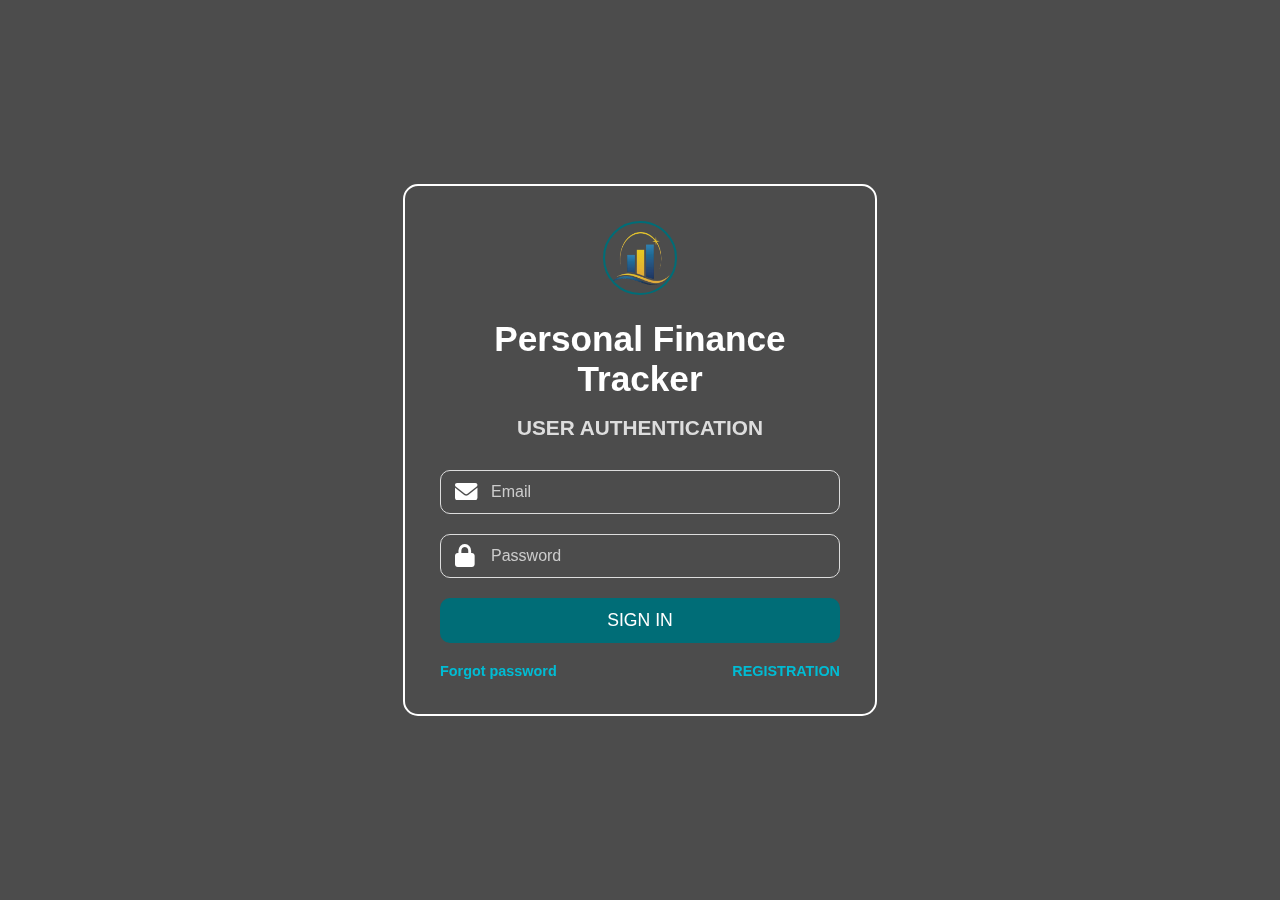
<file: JKP/Registration.html>
<!--REGISTRATION PAGE-->

<!DOCTYPE html>
<html lang="en">

<head>
    <meta charset="UTF-8">
    <meta name="viewport" content="width=device-width, initial-scale=1.0">
    <title>Personal Finance Tracker - Login</title>
    <link rel="stylesheet" href="https://cdnjs.cloudflare.com/ajax/libs/font-awesome/6.0.0-beta3/css/all.min.css">
    <style>
        body {
            margin: 0;
            font-family: Arial, sans-serif;
            background: url('https://images.unsplash.com/photo-1454165804606-c3d57bc86b40?ixlib=rb-1.2.1&auto=format&fit=crop&w=1500&q=80') no-repeat center center/cover;
            color: #fff;
            display: flex;
            justify-content: center;
            align-items: center;
            height: 100vh;
            position: relative;
        }

        /* Dark overlay for better readability */
        body::before {
            content: '';
            position: absolute;
            top: 0;
            left: 0;
            width: 100%;
            height: 100%;
            background: rgba(0, 0, 0, 0.7); /* Darker overlay */
            z-index: 0;
        }

        .container {
            padding: 35px;
            text-align: center;
            width: 400px;
            position: relative;
            z-index: 1;
            border: 2px solid white; /* White border */
            border-radius: 15px; /* Rounded corners */
            backdrop-filter: blur(8px); /* Slight blur for modern effect */
        }

        .logo {
            display: flex;
            justify-content: center;
            margin-bottom: 20px;
        }

        .logo img {
            height: 70px;
            width: 70px;
            border-radius: 50%;
            border: 2px solid #006d77;
        }

        h1 {
            font-size: 2.2rem;
            margin-bottom: 15px;
            color: #fff;
        }

        h2 {
            font-size: 1.3rem;
            margin-bottom: 30px;
            color: #ddd;
        }

        .form-group {
            margin-bottom: 20px;
            position: relative;
        }

        .form-group input {
            width: 100%;
            padding: 12px 12px 12px 50px;
            font-size: 1rem;
            border: 1px solid #ddd;
            border-radius: 10px;
            background: transparent;
            color: #fff;
            box-sizing: border-box;
        }

        .form-group input::placeholder {
            color: #ccc;
        }

        .form-group .icon {
            position: absolute;
            top: 50%;
            left: 15px;
            transform: translateY(-50%);
            color: #fff;
            font-size: 1.4rem;
        }

        .btn {
            background: #006d77;
            color: #fff;
            padding: 12px;
            border: none;
            border-radius: 10px;
            cursor: pointer;
            font-size: 1.1rem;
            width: 100%;
            transition: background 0.3s;
        }

        .btn:hover {
            background: #15616d;
        }

        .links {
            margin-top: 20px;
            display: flex;
            justify-content: space-between;
            font-size: 0.9rem;
        }

        .links a {
            text-decoration: none;
            color: #00bcd4;
            font-weight: bold;
        }

        .links a:hover {
            text-decoration: underline;
        }
    </style>
</head>

<body>
    <div class="container">
        <div class="logo">
            <img src="Photos/Logo.png" alt="Finance Logo">
        </div>
        <h1>Personal Finance Tracker</h1>
        <h2>USER AUTHENTICATION</h2>
        <form>
            <div class="form-group">
                <i class="fas fa-envelope icon"></i>
                <input type="email" placeholder="Email" required>
            </div>
            <div class="form-group">
                <i class="fas fa-lock icon"></i>
                <input type="password" placeholder="Password" required>
            </div>
            <button class="btn" type="submit">SIGN IN</button>
        </form>
        <div class="links">
            <a href="Forgot.html">Forgot password</a>
            <a href="Registration.html">REGISTRATION</a>
        </div>
    </div>
</body>

</html>
</file>
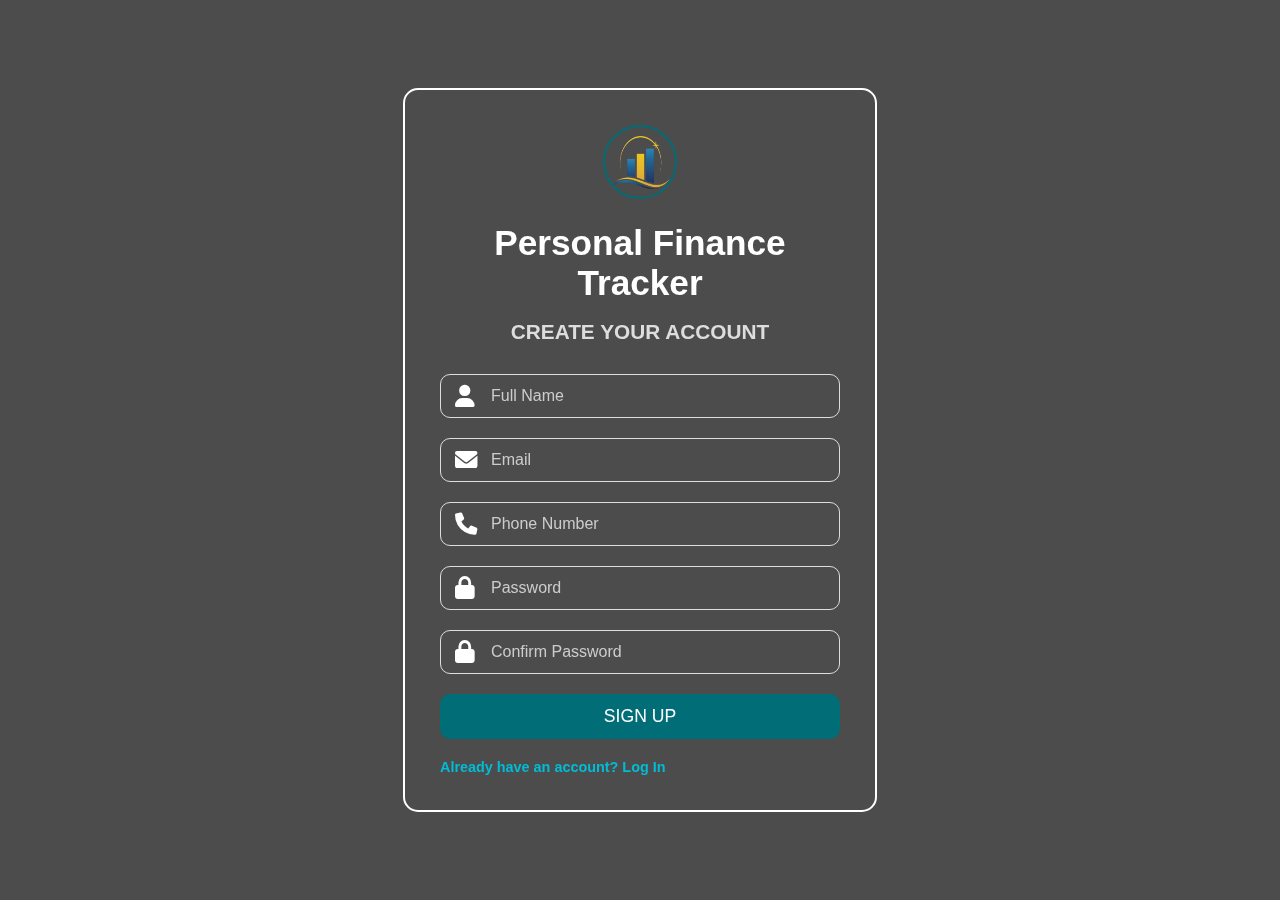
<file: JKP/Signup.html>
<!--SIGN-UP PAGE-->

<!DOCTYPE html>
<html lang="en">

<head>
    <meta charset="UTF-8">
    <meta name="viewport" content="width=device-width, initial-scale=1.0">
    <title>Personal Finance Tracker - Sign Up</title>
    <link rel="stylesheet" href="https://cdnjs.cloudflare.com/ajax/libs/font-awesome/6.0.0-beta3/css/all.min.css">
    <style>
        body {
            margin: 0;
            font-family: Arial, sans-serif;
            background: url('https://images.unsplash.com/photo-1454165804606-c3d57bc86b40?ixlib=rb-1.2.1&auto=format&fit=crop&w=1500&q=80') no-repeat center center/cover;
            color: #fff;
            display: flex;
            justify-content: center;
            align-items: center;
            height: 100vh;
            position: relative;
        }

        /* Dark overlay for better readability */
        body::before {
            content: '';
            position: absolute;
            top: 0;
            left: 0;
            width: 100%;
            height: 100%;
            background: rgba(0, 0, 0, 0.7); /* Darker overlay */
            z-index: 0;
        }

        .container {
            padding: 35px;
            text-align: center;
            width: 400px;
            position: relative;
            z-index: 1;
            border: 2px solid white; /* White border */
            border-radius: 15px; /* Rounded corners */
            backdrop-filter: blur(8px); /* Slight blur for modern effect */
        }

        .logo {
            display: flex;
            justify-content: center;
            margin-bottom: 20px;
        }

        .logo img {
            height: 70px;
            width: 70px;
            border-radius: 50%;
            border: 2px solid #006d77;
        }

        h1 {
            font-size: 2.2rem;
            margin-bottom: 15px;
            color: #fff;
        }

        h2 {
            font-size: 1.3rem;
            margin-bottom: 30px;
            color: #ddd;
        }

        .form-group {
            margin-bottom: 20px;
            position: relative;
        }

        .form-group input {
            width: 100%;
            padding: 12px 12px 12px 50px;
            font-size: 1rem;
            border: 1px solid #ddd;
            border-radius: 10px;
            background: transparent;
            color: #fff;
            box-sizing: border-box;
        }

        .form-group input::placeholder {
            color: #ccc;
        }

        .form-group .icon {
            position: absolute;
            top: 50%;
            left: 15px;
            transform: translateY(-50%);
            color: #fff;
            font-size: 1.4rem;
        }

        .btn {
            background: #006d77;
            color: #fff;
            padding: 12px;
            border: none;
            border-radius: 10px;
            cursor: pointer;
            font-size: 1.1rem;
            width: 100%;
            transition: background 0.3s;
        }

        .btn:hover {
            background: #15616d;
        }

        .links {
            margin-top: 20px;
            display: flex;
            justify-content: space-between;
            font-size: 0.9rem;
        }

        .links a {
            text-decoration: none;
            color: #00bcd4;
            font-weight: bold;
        }

        .links a:hover {
            text-decoration: underline;
        }
    </style>
</head>

<body>
    <div class="container">
        <div class="logo">
            <img src="Photos/Logo.png" alt="Finance Logo">
        </div>
        <h1>Personal Finance Tracker</h1>
        <h2>CREATE YOUR ACCOUNT</h2>
        <form action="db_settings/signup.php" method="post">
            <div class="form-group">
                <i class="fas fa-user icon"></i>
                <input type="text" name="full_name" placeholder="Full Name" required>
            </div>
            <div class="form-group">
                <i class="fas fa-envelope icon"></i>
                <input type="email" name="email" placeholder="Email" required>
            </div>
            <div class="form-group">
                <i class="fas fa-phone icon"></i>
                <input type="tel" name="phone" placeholder="Phone Number" required>
            </div>
            <div class="form-group">
                <i class="fas fa-lock icon"></i>
                <input type="password" name="password" placeholder="Password" required>
            </div>
            <div class="form-group">
                <i class="fas fa-lock icon"></i>
                <input type="password"  name="confirm_password" placeholder="Confirm Password" required>
            </div>
            <button class="btn" type="submit">SIGN UP</button>
        </form>
        <div class="links">
            <a href="Login.html">Already have an account? Log In</a>
        </div>
    </div>
</body>

</html>
</file>
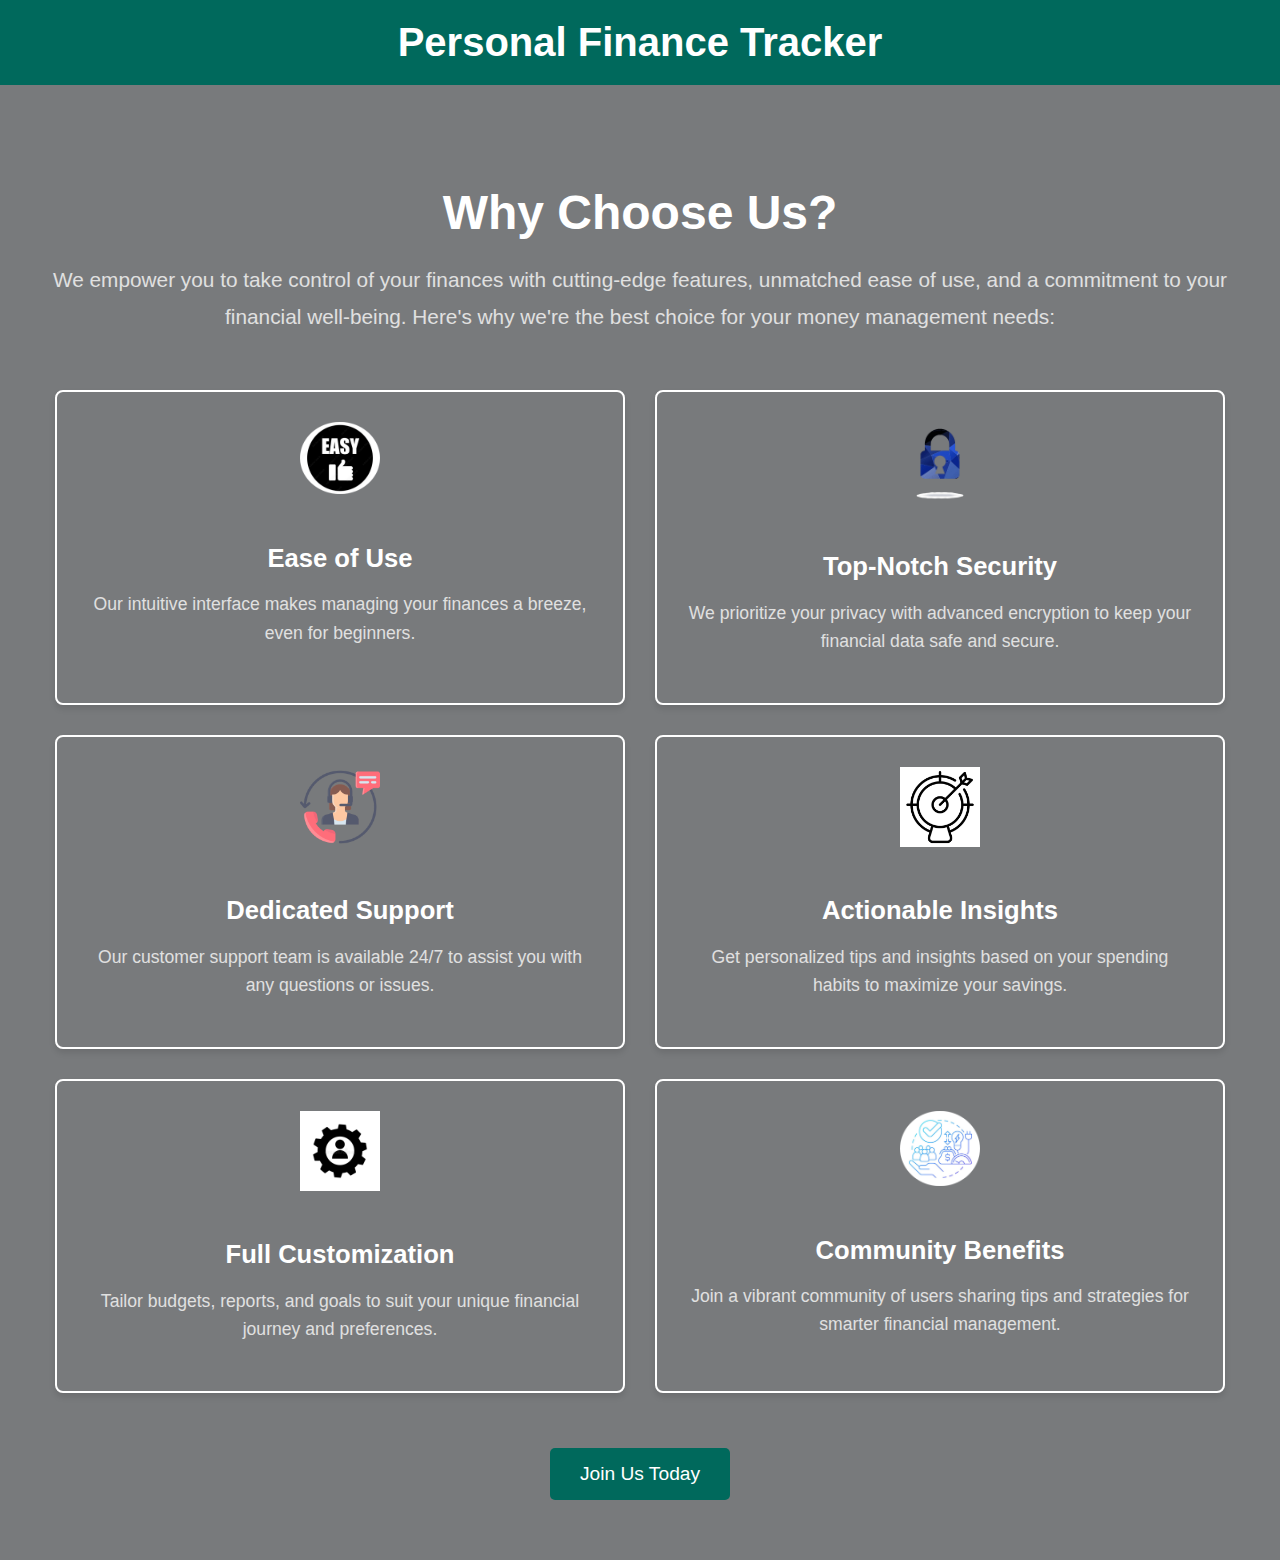
<file: JKP/WhyChooseUs.html>
<!--WHY CHOOSE US SECTION-->

<!DOCTYPE html>
<html lang="en">

<head>
    <meta charset="UTF-8">
    <meta name="viewport" content="width=device-width, initial-scale=1.0">
    <title>Personal Finance Tracker - Why Choose Us</title>
    <style>
        body {
            font-family: 'Arial', sans-serif;
            margin: 0;
            padding: 0;
            background-color: #f0f4f8;
        }

        header {
            background-color: #00695c;
            color: #ffffff;
            padding: 20px 0;
            text-align: center;
        }

        header h1 {
            font-size: 2.5rem;
            margin: 0;
        }

        .why-choose-us {
            padding: 60px 20px;
            background: linear-gradient(rgba(0, 0, 0, 0.5), rgba(0, 0, 0, 0.5)), 
                        url('https://images.unsplash.com/photo-1554224155-6726b3ff858f?ixlib=rb-4.0.3&ixid=M3wxMjA3fDB8MHxwaG90by1wYWdlfHx8fGVufDB8fHx8fA%3D%3D&auto=format&fit=crop&w=1911&q=80') no-repeat center center fixed;
            text-align: center;
            position: relative;
        }

        .container {
            max-width: 1200px;
            margin: 0 auto;
        }

        .section-title {
            font-size: 3rem;
            color: #ffffff; /* White text for better contrast */
            font-weight: bold;
            margin-bottom: 20px;
        }

        .section-description {
            font-size: 1.3rem;
            color: #e0e0e0; /* Light gray text for better contrast */
            margin-bottom: 40px;
            line-height: 1.8;
        }

        .reasons {
            display: flex;
            justify-content: space-between;
            flex-wrap: wrap;
        }

        .reason-item {
            background-color: transparent; /* Transparent background */
            border: 2px solid #fff; /* White border */
            border-radius: 8px;
            padding: 30px;
            flex: 1 1 30%;
            margin: 15px;
            box-shadow: 0 4px 6px rgba(0, 0, 0, 0.1);
            transition: transform 0.3s ease, box-shadow 0.3s ease;
        }

        .reason-item:hover {
            transform: translateY(-10px);
            box-shadow: 0 6px 12px rgba(0, 0, 0, 0.15);
        }

        .reason-item img {
            width: 80px;
            margin-bottom: 20px;
        }

        .reason-item h3 {
            font-size: 1.6rem;
            color: #fff; /* White text for better contrast */
            margin-bottom: 15px;
        }

        .reason-item p {
            font-size: 1.1rem;
            color: #e0e0e0; /* Light gray text for better contrast */
            line-height: 1.6;
        }

        .cta-button {
            margin-top: 40px;
            display: inline-block;
            background-color: #00695c;
            color: #ffffff;
            font-size: 1.2rem;
            padding: 15px 30px;
            text-decoration: none;
            border-radius: 5px;
            transition: background-color 0.3s ease;
        }

        .cta-button:hover {
            background-color: #004d40;
        }

        @media (max-width: 768px) {
            .reasons {
                flex-direction: column;
            }

            .reason-item {
                flex: 1 1 100%;
                margin: 10px 0;
            }
        }
    </style>
</head>

<body>
    <header>
        <h1>Personal Finance Tracker</h1>
    </header>

    <section id="why-choose-us" class="why-choose-us">
        <div class="container">
            <h2 class="section-title">Why Choose Us?</h2>
            <p class="section-description">
                We empower you to take control of your finances with cutting-edge features, unmatched ease of use, and a
                commitment to your financial well-being. Here's why we're the best choice for your money management needs:
            </p>

            <div class="reasons">
                <div class="reason-item">
                    <img src="Photos/Ease.png" alt="Ease of Use Icon">
                    <h3>Ease of Use</h3>
                    <p>Our intuitive interface makes managing your finances a breeze, even for beginners.</p>
                </div>
                <div class="reason-item">
                    <img src="Photos/DataSecurity.png" alt="Data Security Icon">
                    <h3>Top-Notch Security</h3>
                    <p>We prioritize your privacy with advanced encryption to keep your financial data safe and secure.</p>
                </div>
                <div class="reason-item">
                    <img src="Photos/Support.png" alt="Support Icon">
                    <h3>Dedicated Support</h3>
                    <p>Our customer support team is available 24/7 to assist you with any questions or issues.</p>
                </div>
                <div class="reason-item">
                    <img src="Photos/Insight.png" alt="Insights Icon">
                    <h3>Actionable Insights</h3>
                    <p>Get personalized tips and insights based on your spending habits to maximize your savings.</p>
                </div>
                <div class="reason-item">
                    <img src="Photos/Customization.png" alt="Customization Icon">
                    <h3>Full Customization</h3>
                    <p>Tailor budgets, reports, and goals to suit your unique financial journey and preferences.</p>
                </div>
                <div class="reason-item">
                    <img src="Photos/Community.png" alt="Community Icon">
                    <h3>Community Benefits</h3>
                    <p>Join a vibrant community of users sharing tips and strategies for smarter financial management.</p>
                </div>
            </div>

            <a href="signup.html" class="cta-button">Join Us Today</a>
        </div>
    </section>
</body>

</html>
</file>
